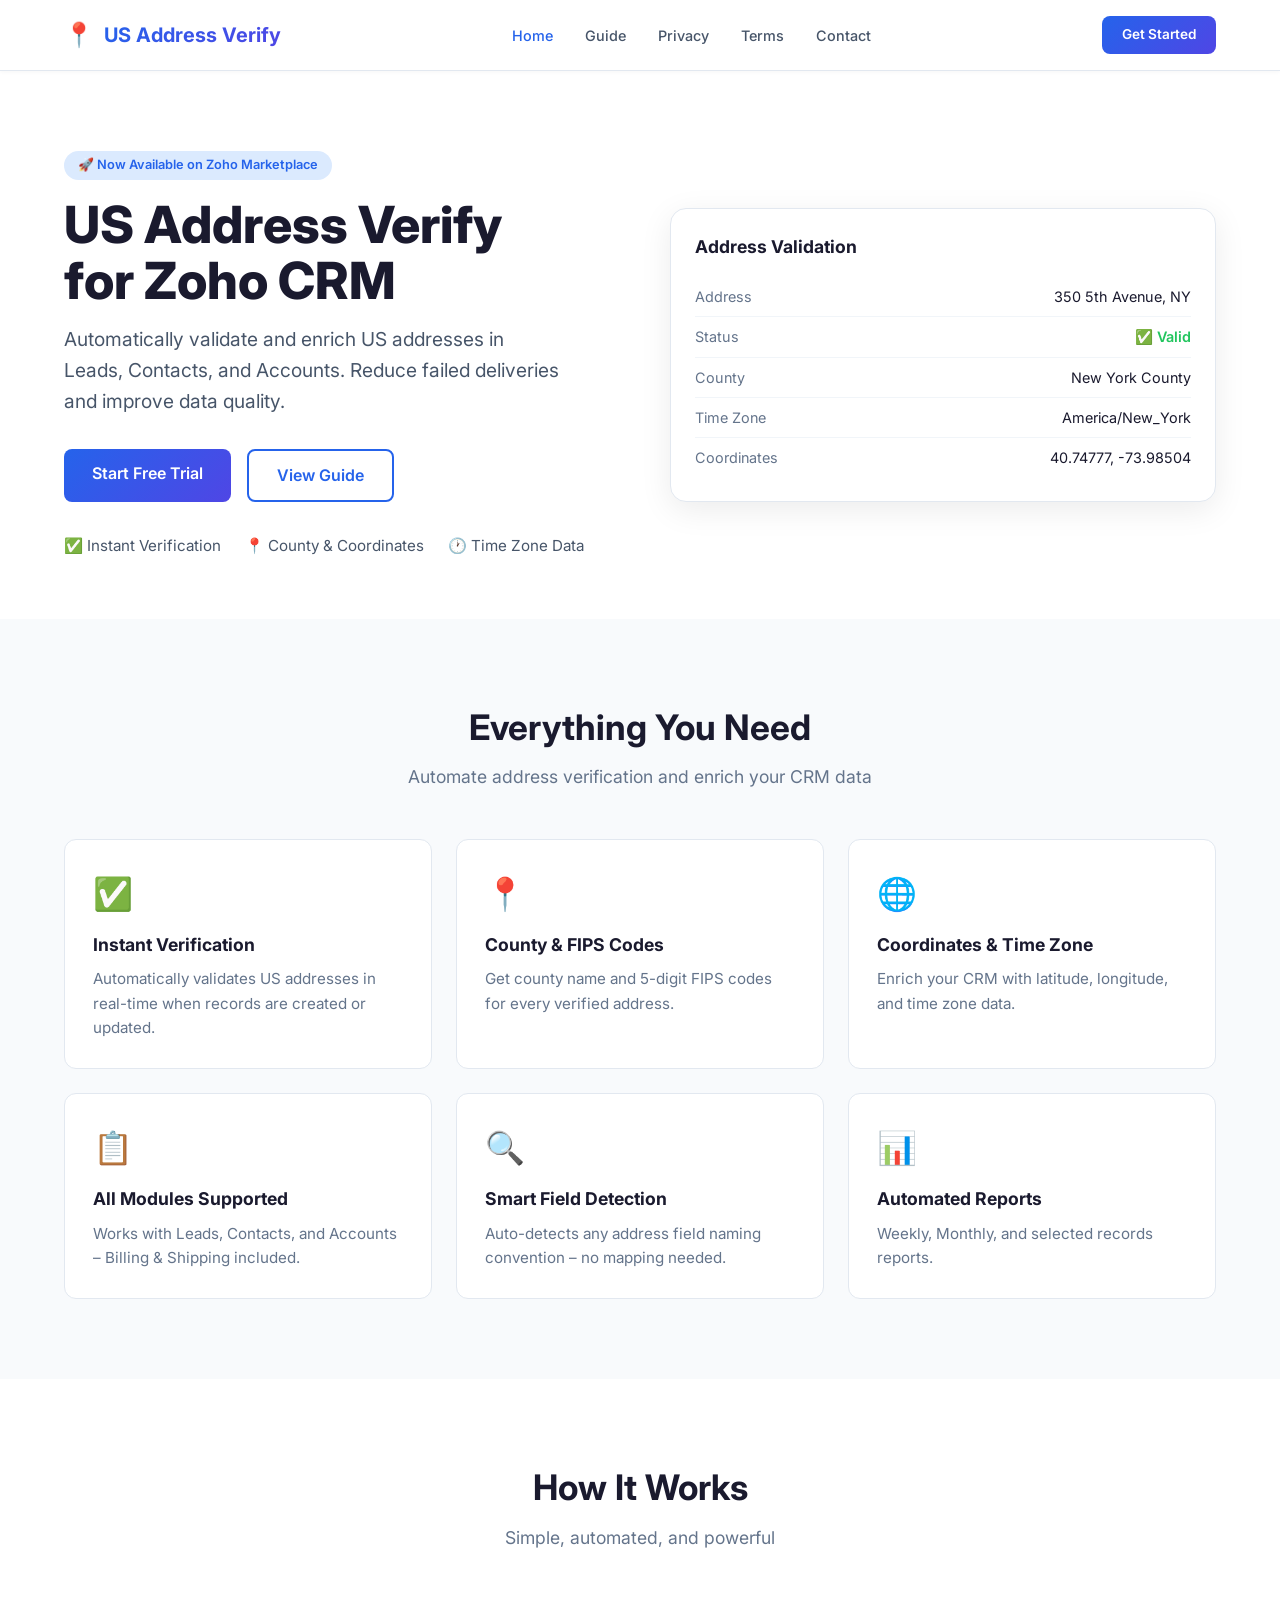
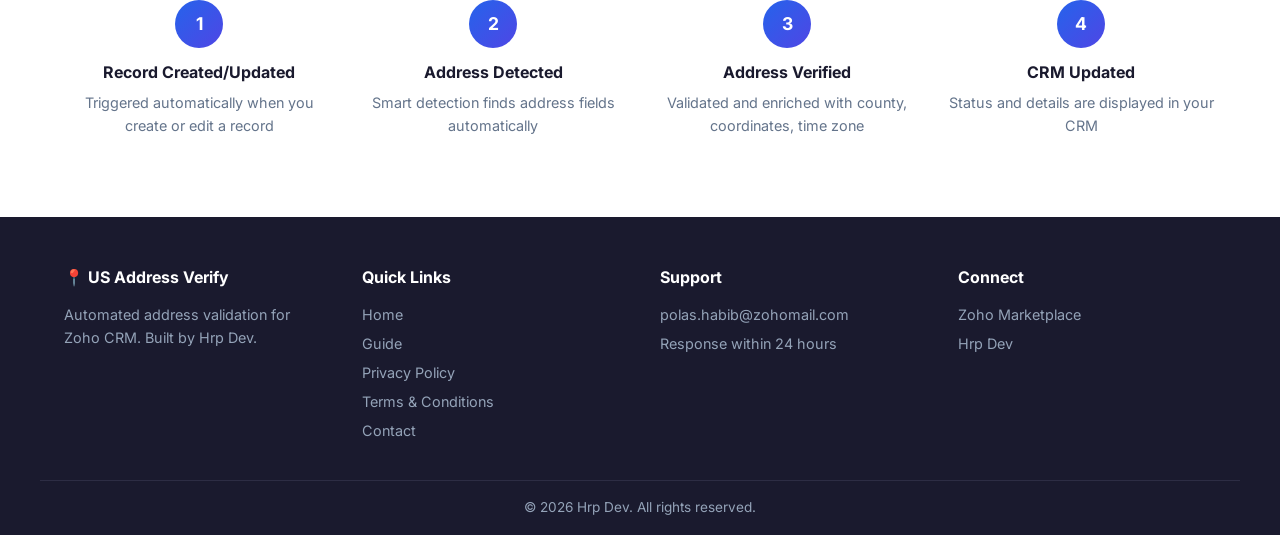
<file: index.html>
<!DOCTYPE html>
<html lang="en">
<head>
    <meta charset="UTF-8" />
    <meta name="viewport" content="width=device-width, initial-scale=1.0"/>
    <title>US Address Verify for Zoho CRM</title>
    <link rel="stylesheet" href="style.css" />
    <link href="https://fonts.googleapis.com/css2?family=Inter:wght@300;400;500;600;700;800&display=swap" rel="stylesheet"/>
    
</head>
<body>

    <!-- ===== HEADER / NAVIGATION ===== -->
    <header>
        <div class="container nav-container">
            <div class="logo">
                <span class="logo-icon">📍</span>
                <span class="logo-text">US Address Verify</span>
            </div>
            <nav>
                <a href="index.html" class="active">Home</a>
                <a href="guide.html">Guide</a>
                <a href="privacy.html">Privacy</a>
                <a href="terms.html">Terms</a>
                <a href="contact.html">Contact</a>
            </nav>
            <a href="https://marketplace.zoho.com/app/preview/crm/us-address-verify-for-zoho-crm" target="_blank" class="btn-primary btn-small">Get Started</a>
        </div>
    </header>

    <!-- ===== HERO SECTION ===== -->
    <section class="hero">
        <div class="container hero-grid">
            <div class="hero-content">
                <div class="badge">🚀 Now Available on Zoho Marketplace</div>
                <h1>US Address Verify<br/>for Zoho CRM</h1>
                <p>Automatically validate and enrich US addresses in Leads, Contacts, and Accounts. Reduce failed deliveries and improve data quality.</p>
                <div class="hero-buttons">
                    <a href="https://marketplace.zoho.com/app/preview/crm/us-address-verify-for-zoho-crm" target="_blank" class="btn-primary">Start Free Trial</a>
                    <a href="guide.html" class="btn-secondary">View Guide</a>
                </div>
                <div class="hero-stats">
                    <span>✅ Instant Verification</span>
                    <span>📍 County & Coordinates</span>
                    <span>🕐 Time Zone Data</span>
                </div>
            </div>
            <div class="hero-image">
                <div class="hero-card">
                    <div class="card-header">Address Validation</div>
                    <div class="card-row"><span>Address</span> <span>350 5th Avenue, NY</span></div>
                    <div class="card-row"><span>Status</span> <span class="status-valid">✅ Valid</span></div>
                    <div class="card-row"><span>County</span> <span>New York County</span></div>
                    <div class="card-row"><span>Time Zone</span> <span>America/New_York</span></div>
                    <div class="card-row"><span>Coordinates</span> <span>40.74777, -73.98504</span></div>
                </div>
            </div>
        </div>
    </section>

    <!-- ===== FEATURES SECTION ===== -->
    <section class="features">
        <div class="container">
            <div class="section-header">
                <h2>Everything You Need</h2>
                <p>Automate address verification and enrich your CRM data</p>
            </div>
            <div class="features-grid">
                <div class="feature-card">
                    <div class="feature-icon">✅</div>
                    <h3>Instant Verification</h3>
                    <p>Automatically validates US addresses in real-time when records are created or updated.</p>
                </div>
                <div class="feature-card">
                    <div class="feature-icon">📍</div>
                    <h3>County & FIPS Codes</h3>
                    <p>Get county name and 5-digit FIPS codes for every verified address.</p>
                </div>
                <div class="feature-card">
                    <div class="feature-icon">🌐</div>
                    <h3>Coordinates & Time Zone</h3>
                    <p>Enrich your CRM with latitude, longitude, and time zone data.</p>
                </div>
                <div class="feature-card">
                    <div class="feature-icon">📋</div>
                    <h3>All Modules Supported</h3>
                    <p>Works with Leads, Contacts, and Accounts – Billing & Shipping included.</p>
                </div>
                <div class="feature-card">
                    <div class="feature-icon">🔍</div>
                    <h3>Smart Field Detection</h3>
                    <p>Auto-detects any address field naming convention – no mapping needed.</p>
                </div>
                <div class="feature-card">
                    <div class="feature-icon">📊</div>
                    <h3>Automated Reports</h3>
                    <p>Weekly, Monthly, and selected records reports.</p>
                </div>
            </div>
        </div>
    </section>

    <!-- ===== HOW IT WORKS ===== -->
    <section class="how-it-works">
        <div class="container">
            <div class="section-header">
                <h2>How It Works</h2>
                <p>Simple, automated, and powerful</p>
            </div>
            <div class="steps">
                <div class="step">
                    <span class="step-number">1</span>
                    <h4>Record Created/Updated</h4>
                    <p>Triggered automatically when you create or edit a record</p>
                </div>
                <div class="step">
                    <span class="step-number">2</span>
                    <h4>Address Detected</h4>
                    <p>Smart detection finds address fields automatically</p>
                </div>
                <div class="step">
                    <span class="step-number">3</span>
                    <h4>Address Verified</h4>
                    <p>Validated and enriched with county, coordinates, time zone</p>
                </div>
                <div class="step">
                    <span class="step-number">4</span>
                    <h4>CRM Updated</h4>
                    <p>Status and details are displayed in your CRM</p>
                </div>
            </div>
        </div>
    </section>

    <!-- ===== FOOTER ===== -->
    <footer>
        <div class="container footer-grid">
            <div class="footer-col">
                <h4>📍 US Address Verify</h4>
                <p>Automated address validation for Zoho CRM. Built by Hrp Dev.</p>
            </div>
            <div class="footer-col">
                <h4>Quick Links</h4>
                <a href="index.html">Home</a>
                <a href="guide.html">Guide</a>
                <a href="privacy.html">Privacy Policy</a>
                <a href="terms.html">Terms & Conditions</a>
                <a href="contact.html">Contact</a>
            </div>
            <div class="footer-col">
                <h4>Support</h4>
                <a href="mailto:polas.habib@zohomail.com">polas.habib@zohomail.com</a>
                <p>Response within 24 hours</p>
            </div>
            <div class="footer-col">
                <h4>Connect</h4>
                <a href="https://marketplace.zoho.com/app/preview/crm/us-address-verify-for-zoho-crm" target="_blank">Zoho Marketplace</a>
                <a href="https://polashrp.github.io/hrpdev/" target="_blank">Hrp Dev</a>
            </div>
        </div>
        <div class="footer-bottom">
            <div class="container">
                <p>&copy; 2026 Hrp Dev. All rights reserved.</p>
            </div>
        </div>
    </footer>
    
<script>
	window.$zoho = window.$zoho || {};
	$zoho.salesiq = $zoho.salesiq || {
		ready: function(){}
	}
</script>
<script id = "zsiqscript" src = "https://salesiq.zoho.com/widget?wc=siq30a9ef205126da6b93fd2588ee84a5615183de1289e0570247760472a3a309ed" defer >
</script>

	<script>window.$zoho=window.$zoho || {};$zoho.salesiq=$zoho.salesiq||{ready:function(){}}</script><script id="zsiqscript" src="https://salesiq.zohopublic.com/widget?wc=siq30a9ef205126da6b93fd2588ee84a5615183de1289e0570247760472a3a309ed" defer></script>
</body>
</html>
</file>
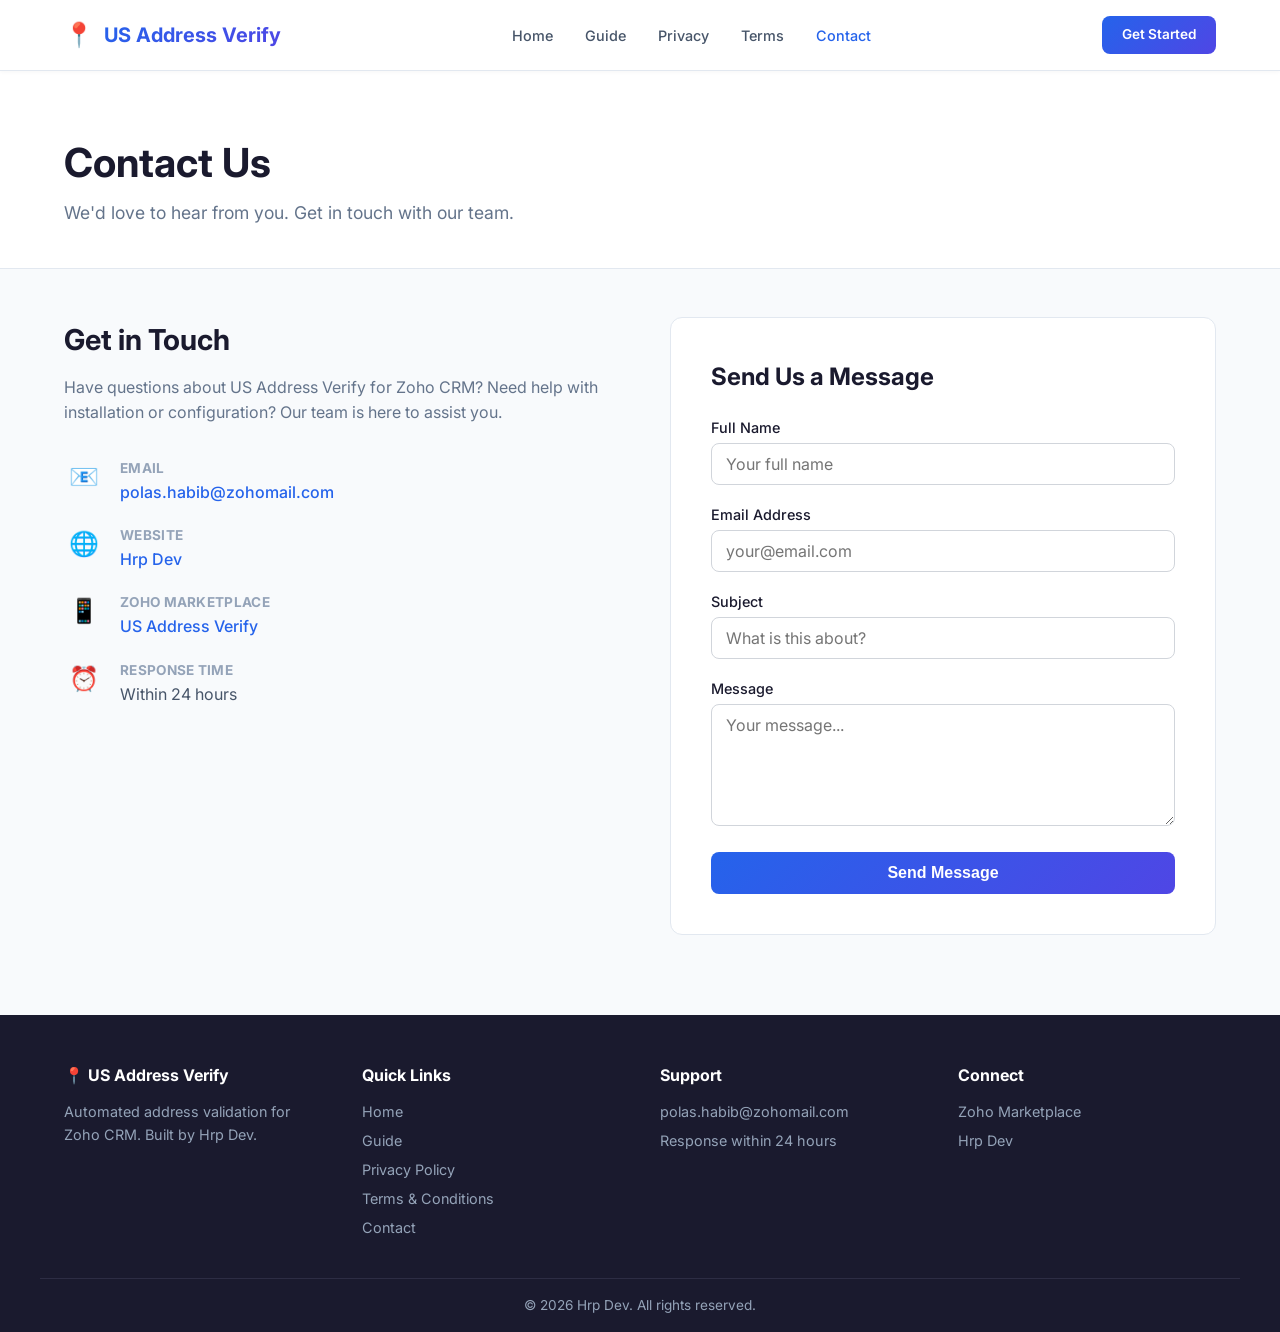
<file: contact.html>
<!DOCTYPE html>
<html lang="en">
<head>
    <meta charset="UTF-8" />
    <meta name="viewport" content="width=device-width, initial-scale=1.0"/>
    <title>Contact Us – US Address Verify</title>
    <link rel="stylesheet" href="style.css" />
    <link href="https://fonts.googleapis.com/css2?family=Inter:wght@300;400;500;600;700;800&display=swap" rel="stylesheet"/>
</head>
<body>

    <!-- ===== HEADER ===== -->
    <header>
        <div class="container nav-container">
            <div class="logo">
                <span class="logo-icon">📍</span>
                <span class="logo-text">US Address Verify</span>
            </div>
            <nav>
                <a href="index.html">Home</a>
                <a href="guide.html">Guide</a>
                <a href="privacy.html">Privacy</a>
                <a href="terms.html">Terms</a>
                <a href="contact.html" class="active">Contact</a>
            </nav>
            <a href="https://marketplace.zoho.com/app/preview/crm/us-address-verify-for-zoho-crm" target="_blank" class="btn-primary btn-small">Get Started</a>
        </div>
    </header>

    <!-- ===== PAGE HEADER ===== -->
    <section class="page-header">
        <div class="container">
            <h1>Contact Us</h1>
            <p>We'd love to hear from you. Get in touch with our team.</p>
        </div>
    </section>

    <!-- ===== CONTENT ===== -->
    <section class="contact-content">
        <div class="container contact-grid">
            <div class="contact-info">
                <h2>Get in Touch</h2>
                <p>Have questions about US Address Verify for Zoho CRM? Need help with installation or configuration? Our team is here to assist you.</p>

                <div class="contact-details">
                    <div class="contact-item">
                        <span class="contact-icon">📧</span>
                        <div>
                            <strong>Email</strong>
                            <a href="mailto:polas.habib@zohomail.com">polas.habib@zohomail.com</a>
                        </div>
                    </div>
                    <div class="contact-item">
                        <span class="contact-icon">🌐</span>
                        <div>
                            <strong>Website</strong>
                            <a href="https://polashrp.github.io/hrpdev/" target="_blank">Hrp Dev</a>
                        </div>
                    </div>
                    <div class="contact-item">
                        <span class="contact-icon">📱</span>
                        <div>
                            <strong>Zoho Marketplace</strong>
                            <a href="https://marketplace.zoho.com/app/preview/crm/us-address-verify-for-zoho-crm" target="_blank">US Address Verify</a>
                        </div>
                    </div>
                    <div class="contact-item">
                        <span class="contact-icon">⏰</span>
                        <div>
                            <strong>Response Time</strong>
                            <p>Within 24 hours</p>
                        </div>
                    </div>
                </div>
            </div>

            <div class="contact-form">
                <h2>Send Us a Message</h2>
                <form action="#" method="POST">
                    <div class="form-group">
                        <label for="name">Full Name</label>
                        <input type="text" id="name" placeholder="Your full name" required />
                    </div>
                    <div class="form-group">
                        <label for="email">Email Address</label>
                        <input type="email" id="email" placeholder="your@email.com" required />
                    </div>
                    <div class="form-group">
                        <label for="subject">Subject</label>
                        <input type="text" id="subject" placeholder="What is this about?" required />
                    </div>
                    <div class="form-group">
                        <label for="message">Message</label>
                        <textarea id="message" rows="5" placeholder="Your message..." required></textarea>
                    </div>
                    <button type="submit" class="btn-primary btn-block">Send Message</button>
                </form>
            </div>
        </div>
    </section>

    <!-- ===== FOOTER ===== -->
    <footer>
        <div class="container footer-grid">
            <div class="footer-col">
                <h4>📍 US Address Verify</h4>
                <p>Automated address validation for Zoho CRM. Built by Hrp Dev.</p>
            </div>
            <div class="footer-col">
                <h4>Quick Links</h4>
                <a href="index.html">Home</a>
                <a href="guide.html">Guide</a>
                <a href="privacy.html">Privacy Policy</a>
                <a href="terms.html">Terms & Conditions</a>
                <a href="contact.html">Contact</a>
            </div>
            <div class="footer-col">
                <h4>Support</h4>
                <a href="mailto:polas.habib@zohomail.com">polas.habib@zohomail.com</a>
                <p>Response within 24 hours</p>
            </div>
            <div class="footer-col">
                <h4>Connect</h4>
                <a href="https://marketplace.zoho.com/app/preview/crm/us-address-verify-for-zoho-crm" target="_blank">Zoho Marketplace</a>
                <a href="https://polashrp.github.io/hrpdev/" target="_blank">Hrp Dev</a>
            </div>
        </div>
        <div class="footer-bottom">
            <div class="container">
                <p>&copy; 2026 Hrp Dev. All rights reserved.</p>
            </div>
        </div>
    </footer>
<script>
	window.$zoho = window.$zoho || {};
	$zoho.salesiq = $zoho.salesiq || {
		ready: function(){}
	}
</script>
<script id = "zsiqscript" src = "https://salesiq.zoho.com/widget?wc=siq30a9ef205126da6b93fd2588ee84a5615183de1289e0570247760472a3a309ed" defer >
</script>

	<script>window.$zoho=window.$zoho || {};$zoho.salesiq=$zoho.salesiq||{ready:function(){}}</script><script id="zsiqscript" src="https://salesiq.zohopublic.com/widget?wc=siq30a9ef205126da6b93fd2588ee84a5615183de1289e0570247760472a3a309ed" defer></script>

</body>
</html>
</file>
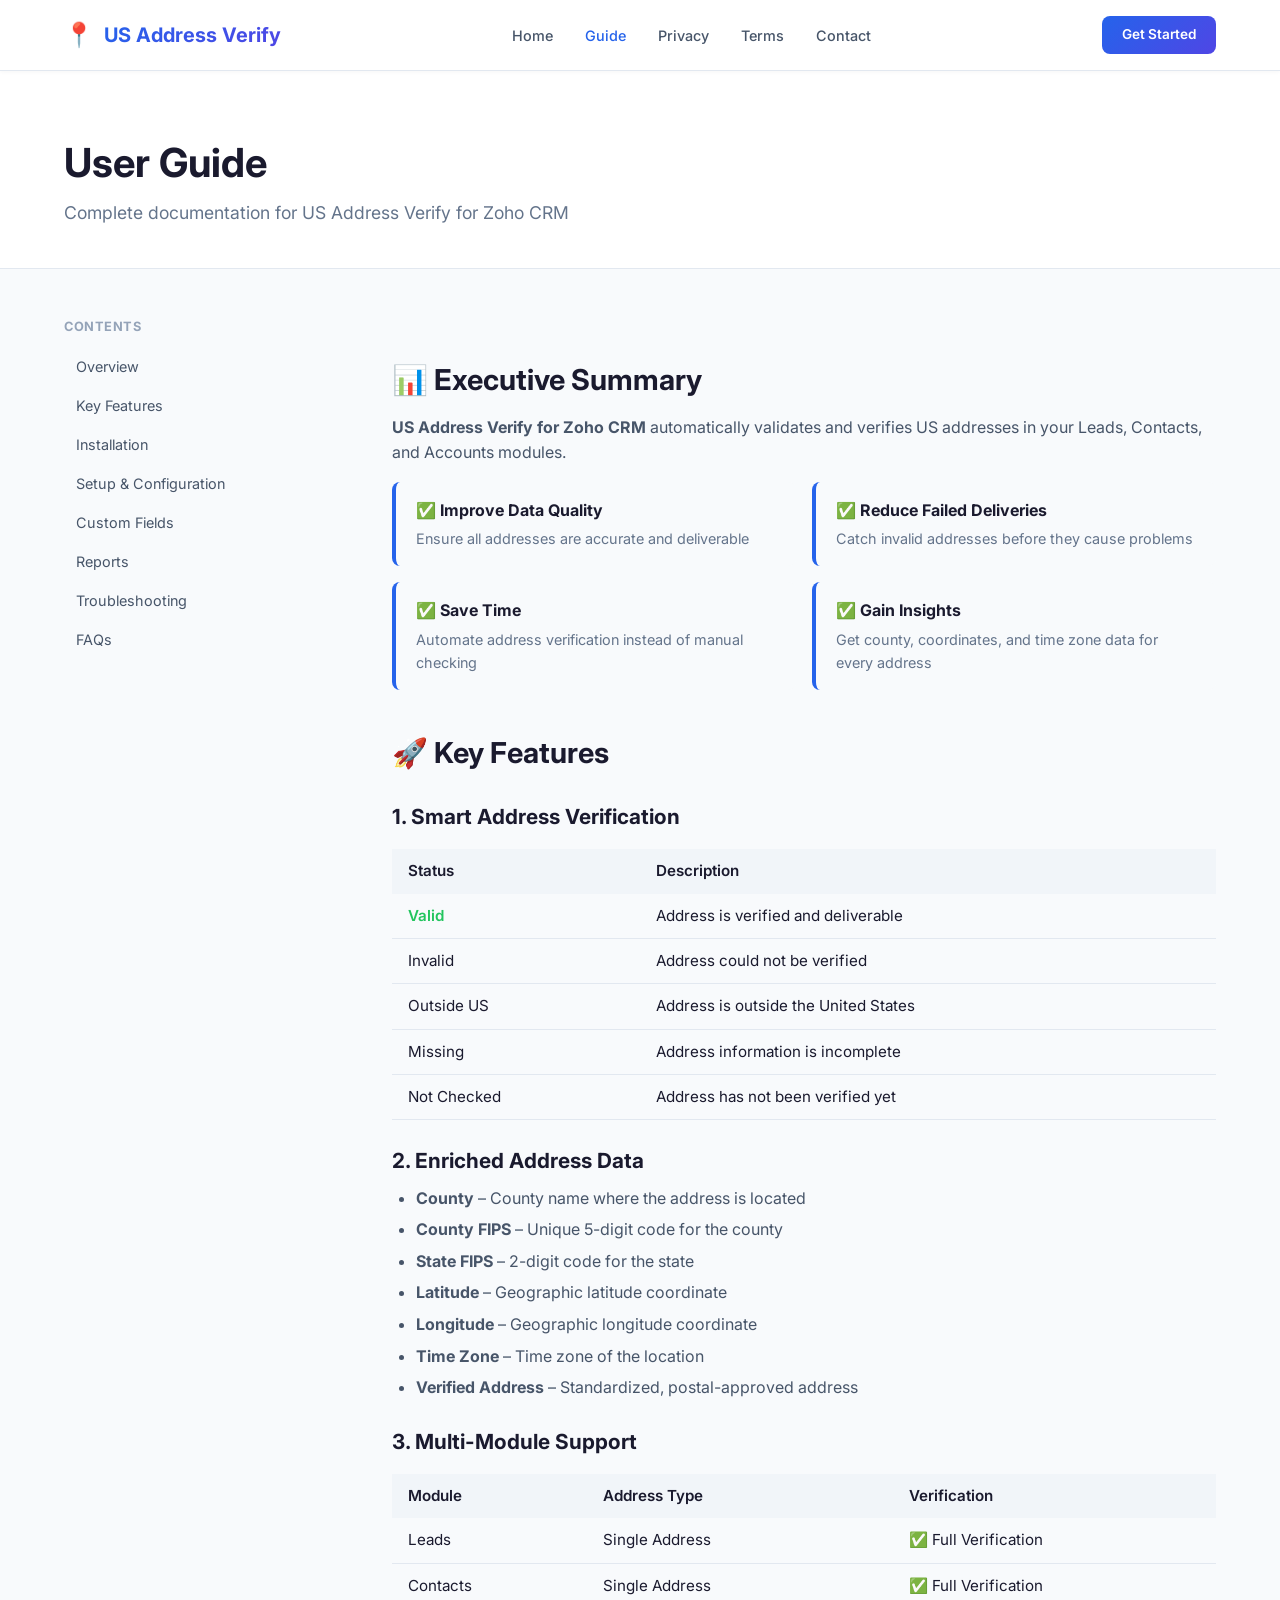
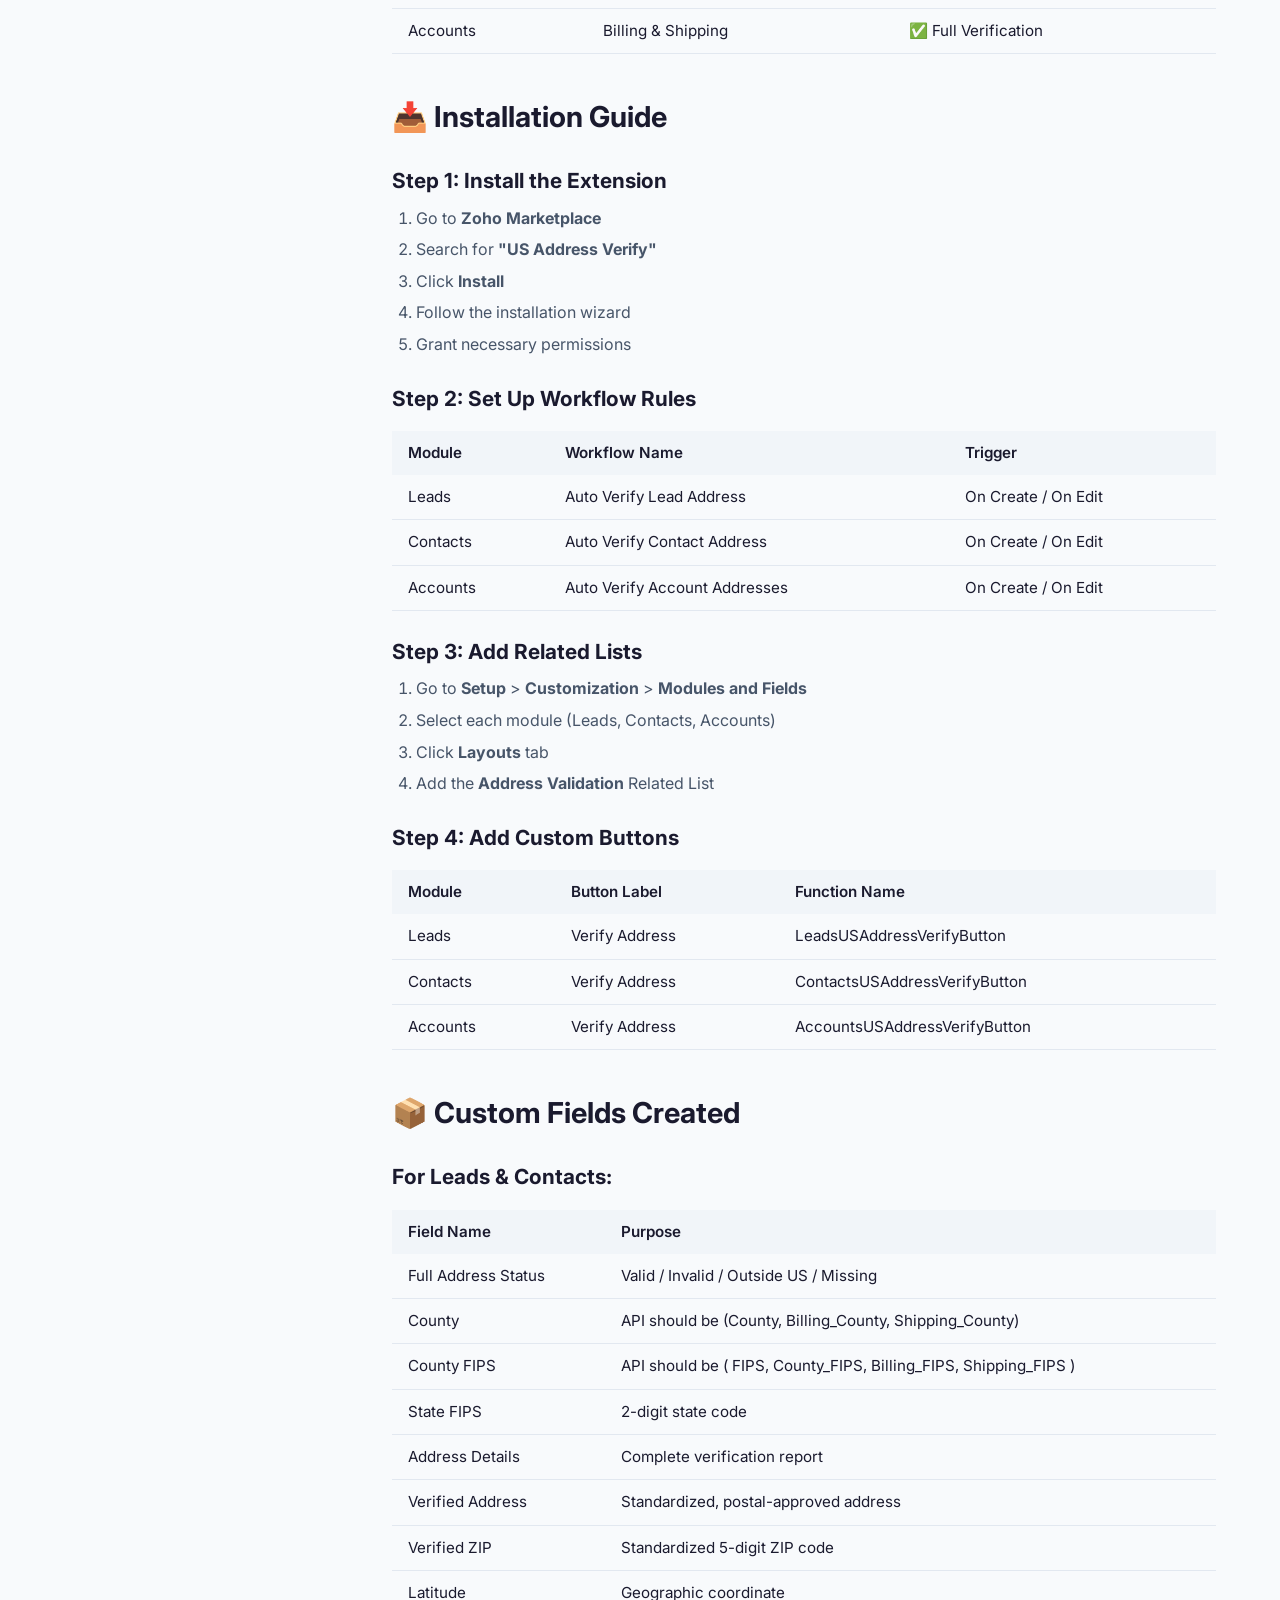
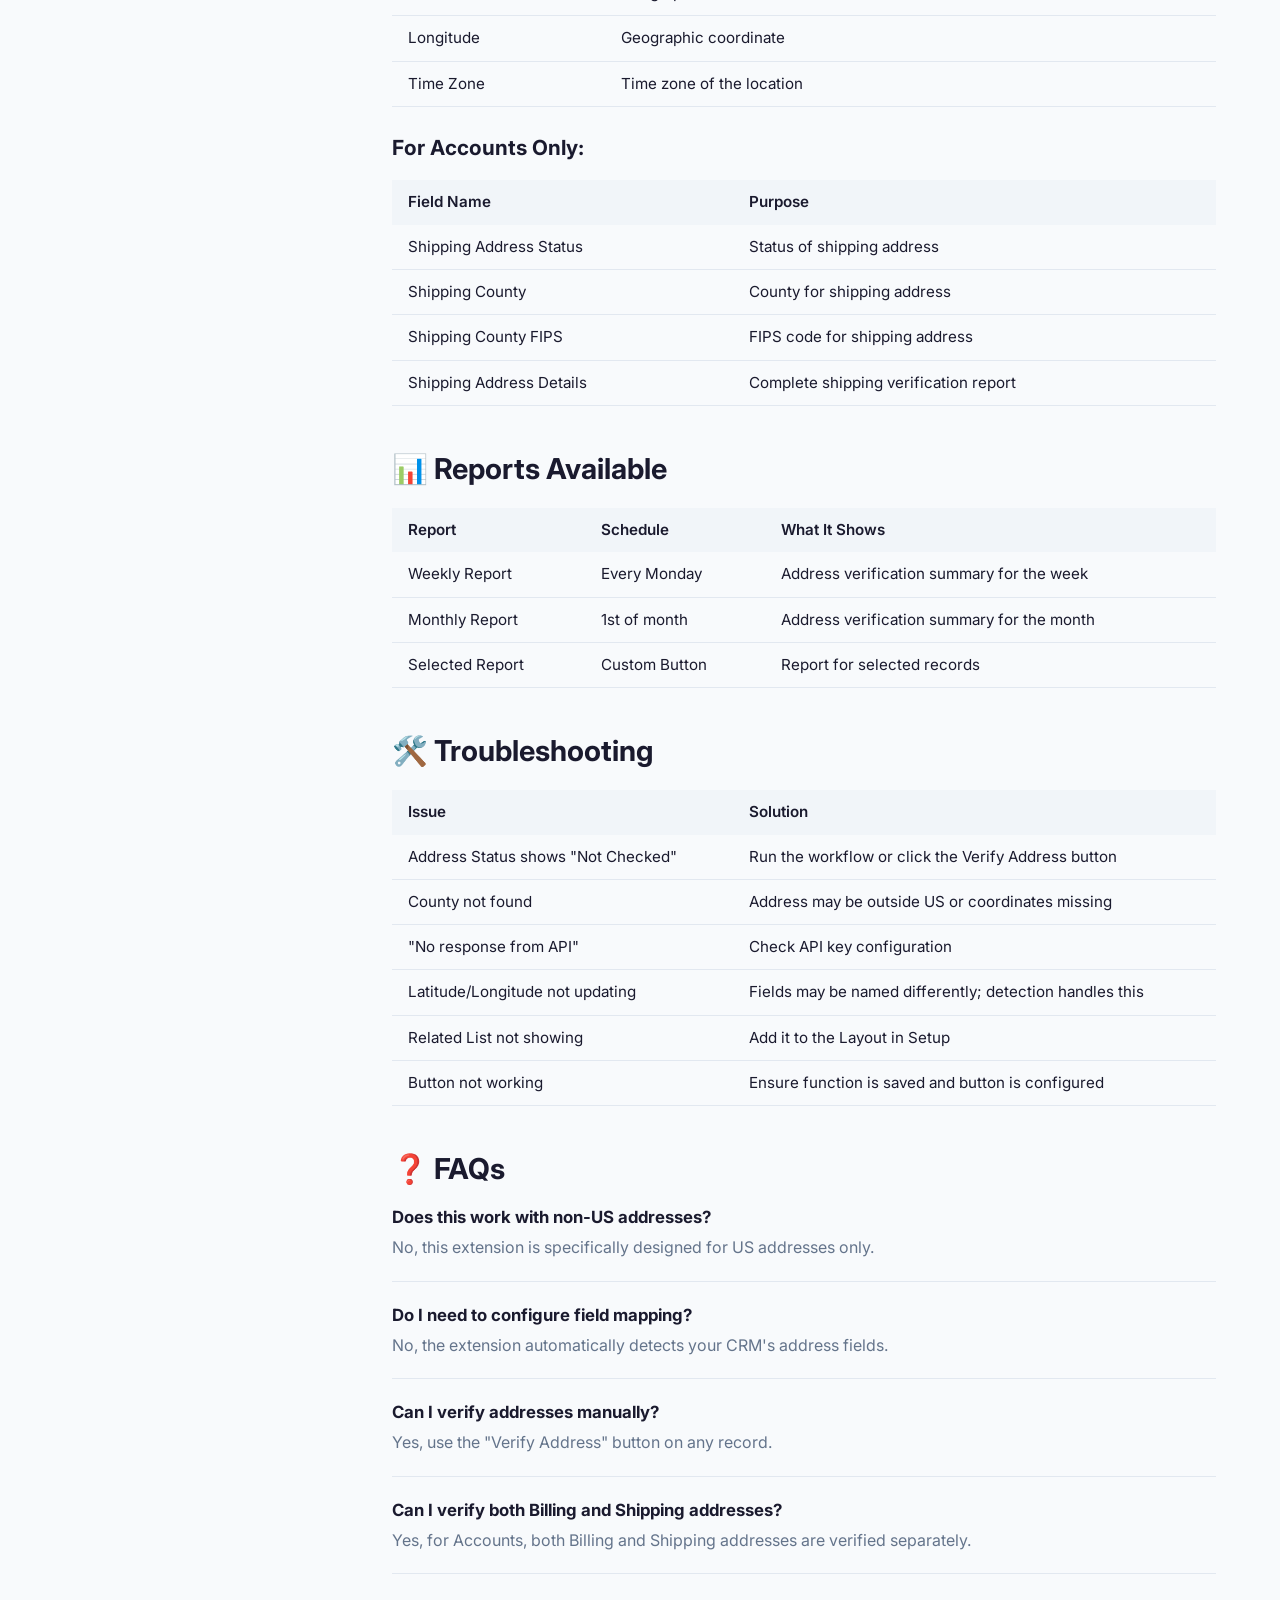
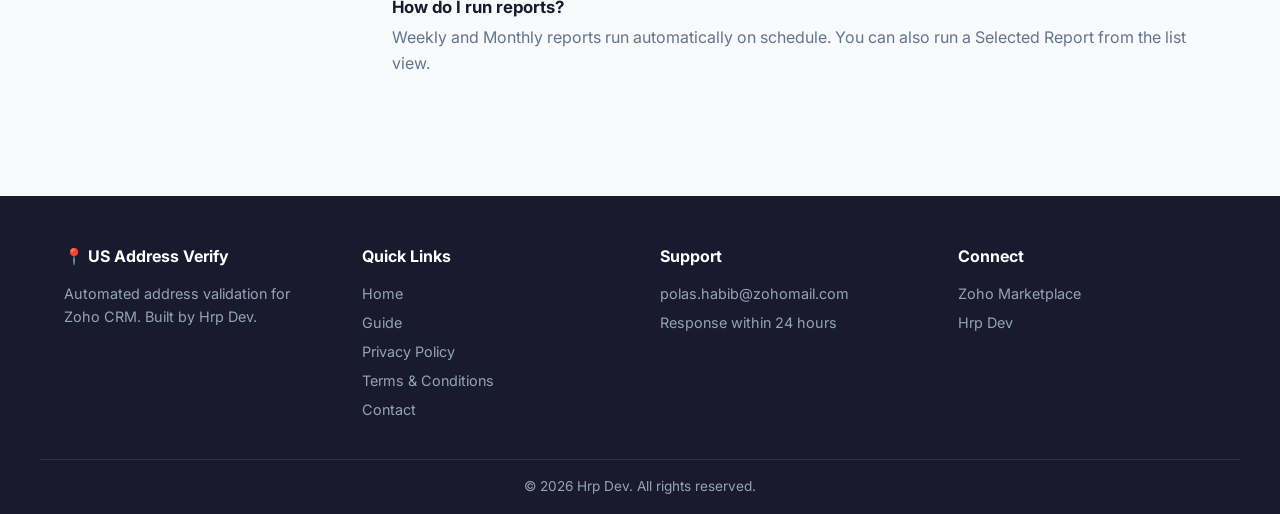
<file: guide.html>
<!DOCTYPE html>
<html lang="en">
<head>
    <meta charset="UTF-8" />
    <meta name="viewport" content="width=device-width, initial-scale=1.0"/>
    <title>User Guide – US Address Verify</title>
    <link rel="stylesheet" href="style.css" />
    <link href="https://fonts.googleapis.com/css2?family=Inter:wght@300;400;500;600;700;800&display=swap" rel="stylesheet"/>
</head>
<body>

    <!-- ===== HEADER ===== -->
    <header>
        <div class="container nav-container">
            <div class="logo">
                <span class="logo-icon">📍</span>
                <span class="logo-text">US Address Verify</span>
            </div>
            <nav>
                <a href="index.html">Home</a>
                <a href="guide.html" class="active">Guide</a>
                <a href="privacy.html">Privacy</a>
                <a href="terms.html">Terms</a>
                <a href="contact.html">Contact</a>
            </nav>
            <a href="https://marketplace.zoho.com/app/preview/crm/us-address-verify-for-zoho-crm" target="_blank" class="btn-primary btn-small">Get Started</a>
        </div>
    </header>

    <!-- ===== PAGE HEADER ===== -->
    <section class="page-header">
        <div class="container">
            <h1>User Guide</h1>
            <p>Complete documentation for US Address Verify for Zoho CRM</p>
        </div>
    </section>

    <!-- ===== GUIDE CONTENT ===== -->
    <section class="guide-content">
        <div class="container guide-grid">
            <aside class="guide-sidebar">
                <h4>Contents</h4>
                <ul>
                    <li><a href="#overview">Overview</a></li>
                    <li><a href="#features">Key Features</a></li>
                    <li><a href="#installation">Installation</a></li>
                    <li><a href="#setup">Setup & Configuration</a></li>
                    <li><a href="#custom-fields">Custom Fields</a></li>
                    <li><a href="#reports">Reports</a></li>
                    <li><a href="#troubleshooting">Troubleshooting</a></li>
                    <li><a href="#faqs">FAQs</a></li>
                </ul>
            </aside>

            <main class="guide-main">
                <!-- Overview -->
                <section id="overview">
                    <h2>📊 Executive Summary</h2>
                    <p><strong>US Address Verify for Zoho CRM</strong> automatically validates and verifies US addresses in your Leads, Contacts, and Accounts modules.</p>
                    <div class="benefits-grid">
                        <div class="benefit">
                            <strong>✅ Improve Data Quality</strong>
                            <p>Ensure all addresses are accurate and deliverable</p>
                        </div>
                        <div class="benefit">
                            <strong>✅ Reduce Failed Deliveries</strong>
                            <p>Catch invalid addresses before they cause problems</p>
                        </div>
                        <div class="benefit">
                            <strong>✅ Save Time</strong>
                            <p>Automate address verification instead of manual checking</p>
                        </div>
                        <div class="benefit">
                            <strong>✅ Gain Insights</strong>
                            <p>Get county, coordinates, and time zone data for every address</p>
                        </div>
                    </div>
                </section>

                <!-- Key Features -->
                <section id="features">
                    <h2>🚀 Key Features</h2>

                    <h3>1. Smart Address Verification</h3>
                    <table>
                        <thead>
                            <tr><th>Status</th><th>Description</th></tr>
                        </thead>
                        <tbody>
                            <tr><td><span class="status-valid">Valid</span></td><td>Address is verified and deliverable</td></tr>
                            <tr><td><span class="status-invalid">Invalid</span></td><td>Address could not be verified</td></tr>
                            <tr><td><span class="status-outside">Outside US</span></td><td>Address is outside the United States</td></tr>
                            <tr><td><span class="status-missing">Missing</span></td><td>Address information is incomplete</td></tr>
                            <tr><td><span class="status-not-checked">Not Checked</span></td><td>Address has not been verified yet</td></tr>
                        </tbody>
                    </table>

                    <h3>2. Enriched Address Data</h3>
                    <ul>
                        <li><strong>County</strong> – County name where the address is located</li>
                        <li><strong>County FIPS</strong> – Unique 5-digit code for the county</li>
                        <li><strong>State FIPS</strong> – 2-digit code for the state</li>
                        <li><strong>Latitude</strong> – Geographic latitude coordinate</li>
                        <li><strong>Longitude</strong> – Geographic longitude coordinate</li>
                        <li><strong>Time Zone</strong> – Time zone of the location</li>
                        <li><strong>Verified Address</strong> – Standardized, postal-approved address</li>
                    </ul>

                    <h3>3. Multi-Module Support</h3>
                    <table>
                        <thead>
                            <tr><th>Module</th><th>Address Type</th><th>Verification</th></tr>
                        </thead>
                        <tbody>
                            <tr><td>Leads</td><td>Single Address</td><td>✅ Full Verification</td></tr>
                            <tr><td>Contacts</td><td>Single Address</td><td>✅ Full Verification</td></tr>
                            <tr><td>Accounts</td><td>Billing & Shipping</td><td>✅ Full Verification</td></tr>
                        </tbody>
                    </table>
                </section>

                <!-- Installation -->
                <section id="installation">
                    <h2>📥 Installation Guide</h2>

                    <h3>Step 1: Install the Extension</h3>
                    <ol>
                        <li>Go to <strong>Zoho Marketplace</strong></li>
                        <li>Search for <strong>"US Address Verify"</strong></li>
                        <li>Click <strong>Install</strong></li>
                        <li>Follow the installation wizard</li>
                        <li>Grant necessary permissions</li>
                    </ol>

                    <h3>Step 2: Set Up Workflow Rules</h3>
                    <table>
                        <thead>
                            <tr><th>Module</th><th>Workflow Name</th><th>Trigger</th></tr>
                        </thead>
                        <tbody>
                            <tr><td>Leads</td><td>Auto Verify Lead Address</td><td>On Create / On Edit</td></tr>
                            <tr><td>Contacts</td><td>Auto Verify Contact Address</td><td>On Create / On Edit</td></tr>
                            <tr><td>Accounts</td><td>Auto Verify Account Addresses</td><td>On Create / On Edit</td></tr>
                        </tbody>
                    </table>

                    <h3>Step 3: Add Related Lists</h3>
                    <ol>
                        <li>Go to <strong>Setup</strong> > <strong>Customization</strong> > <strong>Modules and Fields</strong></li>
                        <li>Select each module (Leads, Contacts, Accounts)</li>
                        <li>Click <strong>Layouts</strong> tab</li>
                        <li>Add the <strong>Address Validation</strong> Related List</li>
                    </ol>

                    <h3>Step 4: Add Custom Buttons</h3>
                    <table>
                        <thead>
                            <tr><th>Module</th><th>Button Label</th><th>Function Name</th></tr>
                        </thead>
                        <tbody>
                            <tr><td>Leads</td><td>Verify Address</td><td>LeadsUSAddressVerifyButton</td></tr>
                            <tr><td>Contacts</td><td>Verify Address</td><td>ContactsUSAddressVerifyButton</td></tr>
                            <tr><td>Accounts</td><td>Verify Address</td><td>AccountsUSAddressVerifyButton</td></tr>
                        </tbody>
                    </table>
                </section>

                <!-- Custom Fields -->
                <section id="custom-fields">
                    <h2>📦 Custom Fields Created</h2>

                    <h3>For Leads & Contacts:</h3>
                    <table>
                        <thead>
                            <tr><th>Field Name</th><th>Purpose</th></tr>
                        </thead>
                        <tbody>
                            <tr><td>Full Address Status</td><td>Valid / Invalid / Outside US / Missing</td></tr>
                            <tr><td>County</td><td> API should be (County, Billing_County, Shipping_County)</td></tr>
                            <tr><td>County FIPS</td><td>API should be ( FIPS, County_FIPS, Billing_FIPS, Shipping_FIPS )</td></tr>
                            <tr><td>State FIPS</td><td>2-digit state code</td></tr>
                            <tr><td>Address Details</td><td>Complete verification report</td></tr>
                            <tr><td>Verified Address</td><td>Standardized, postal-approved address</td></tr>
                            <tr><td>Verified ZIP</td><td>Standardized 5-digit ZIP code</td></tr>
                            <tr><td>Latitude</td><td>Geographic coordinate</td></tr>
                            <tr><td>Longitude</td><td>Geographic coordinate</td></tr>
                            <tr><td>Time Zone</td><td>Time zone of the location</td></tr>
                        </tbody>
                    </table>

                    <h3>For Accounts Only:</h3>
                    <table>
                        <thead>
                            <tr><th>Field Name</th><th>Purpose</th></tr>
                        </thead>
                        <tbody>
                            <tr><td>Shipping Address Status</td><td>Status of shipping address</td></tr>
                            <tr><td>Shipping County</td><td>County for shipping address</td></tr>
                            <tr><td>Shipping County FIPS</td><td>FIPS code for shipping address</td></tr>
                            <tr><td>Shipping Address Details</td><td>Complete shipping verification report</td></tr>
                        </tbody>
                    </table>
                </section>

                <!-- Reports -->
                <section id="reports">
                    <h2>📊 Reports Available</h2>
                    <table>
                        <thead>
                            <tr><th>Report</th><th>Schedule</th><th>What It Shows</th></tr>
                        </thead>
                        <tbody>
                            <tr><td>Weekly Report</td><td>Every Monday</td><td>Address verification summary for the week</td></tr>
                            <tr><td>Monthly Report</td><td>1st of month</td><td>Address verification summary for the month</td></tr>
                            <tr><td>Selected Report</td><td>Custom Button</td><td>Report for selected records</td></tr>
                        </tbody>
                    </table>
                </section>

                <!-- Troubleshooting -->
                <section id="troubleshooting">
                    <h2>🛠️ Troubleshooting</h2>
                    <table>
                        <thead>
                            <tr><th>Issue</th><th>Solution</th></tr>
                        </thead>
                        <tbody>
                            <tr><td>Address Status shows "Not Checked"</td><td>Run the workflow or click the Verify Address button</td></tr>
                            <tr><td>County not found</td><td>Address may be outside US or coordinates missing</td></tr>
                            <tr><td>"No response from API"</td><td>Check API key configuration</td></tr>
                            <tr><td>Latitude/Longitude not updating</td><td>Fields may be named differently; detection handles this</td></tr>
                            <tr><td>Related List not showing</td><td>Add it to the Layout in Setup</td></tr>
                            <tr><td>Button not working</td><td>Ensure function is saved and button is configured</td></tr>
                        </tbody>
                    </table>
                </section>

                <!-- FAQs -->
                <section id="faqs">
                    <h2>❓ FAQs</h2>
                    <div class="faq">
                        <h4>Does this work with non-US addresses?</h4>
                        <p>No, this extension is specifically designed for US addresses only.</p>
                    </div>
                    <div class="faq">
                        <h4>Do I need to configure field mapping?</h4>
                        <p>No, the extension automatically detects your CRM's address fields.</p>
                    </div>
                    <div class="faq">
                        <h4>Can I verify addresses manually?</h4>
                        <p>Yes, use the "Verify Address" button on any record.</p>
                    </div>
                    <div class="faq">
                        <h4>Can I verify both Billing and Shipping addresses?</h4>
                        <p>Yes, for Accounts, both Billing and Shipping addresses are verified separately.</p>
                    </div>
                    <div class="faq">
                        <h4>How do I run reports?</h4>
                        <p>Weekly and Monthly reports run automatically on schedule. You can also run a Selected Report from the list view.</p>
                    </div>
                </section>

            </main>
        </div>
    </section>

    <!-- ===== FOOTER ===== -->
    <footer>
        <div class="container footer-grid">
            <div class="footer-col">
                <h4>📍 US Address Verify</h4>
                <p>Automated address validation for Zoho CRM. Built by Hrp Dev.</p>
            </div>
            <div class="footer-col">
                <h4>Quick Links</h4>
                <a href="index.html">Home</a>
                <a href="guide.html">Guide</a>
                <a href="privacy.html">Privacy Policy</a>
                <a href="terms.html">Terms & Conditions</a>
                <a href="contact.html">Contact</a>
            </div>
            <div class="footer-col">
                <h4>Support</h4>
                <a href="mailto:polas.habib@zohomail.com">polas.habib@zohomail.com</a>
                <p>Response within 24 hours</p>
            </div>
            <div class="footer-col">
                <h4>Connect</h4>
                <a href="https://marketplace.zoho.com/app/preview/crm/us-address-verify-for-zoho-crm" target="_blank">Zoho Marketplace</a>
                <a href="https://polashrp.github.io/hrpdev/" target="_blank">Hrp Dev</a>
            </div>
        </div>
        <div class="footer-bottom">
            <div class="container">
                <p>&copy; 2026 Hrp Dev. All rights reserved.</p>
            </div>
        </div>
    </footer>
<script>
	window.$zoho = window.$zoho || {};
	$zoho.salesiq = $zoho.salesiq || {
		ready: function(){}
	}
</script>
<script id = "zsiqscript" src = "https://salesiq.zoho.com/widget?wc=siq30a9ef205126da6b93fd2588ee84a5615183de1289e0570247760472a3a309ed" defer >
</script>

	<script>window.$zoho=window.$zoho || {};$zoho.salesiq=$zoho.salesiq||{ready:function(){}}</script><script id="zsiqscript" src="https://salesiq.zohopublic.com/widget?wc=siq30a9ef205126da6b93fd2588ee84a5615183de1289e0570247760472a3a309ed" defer></script>

</body>
</html>
</file>
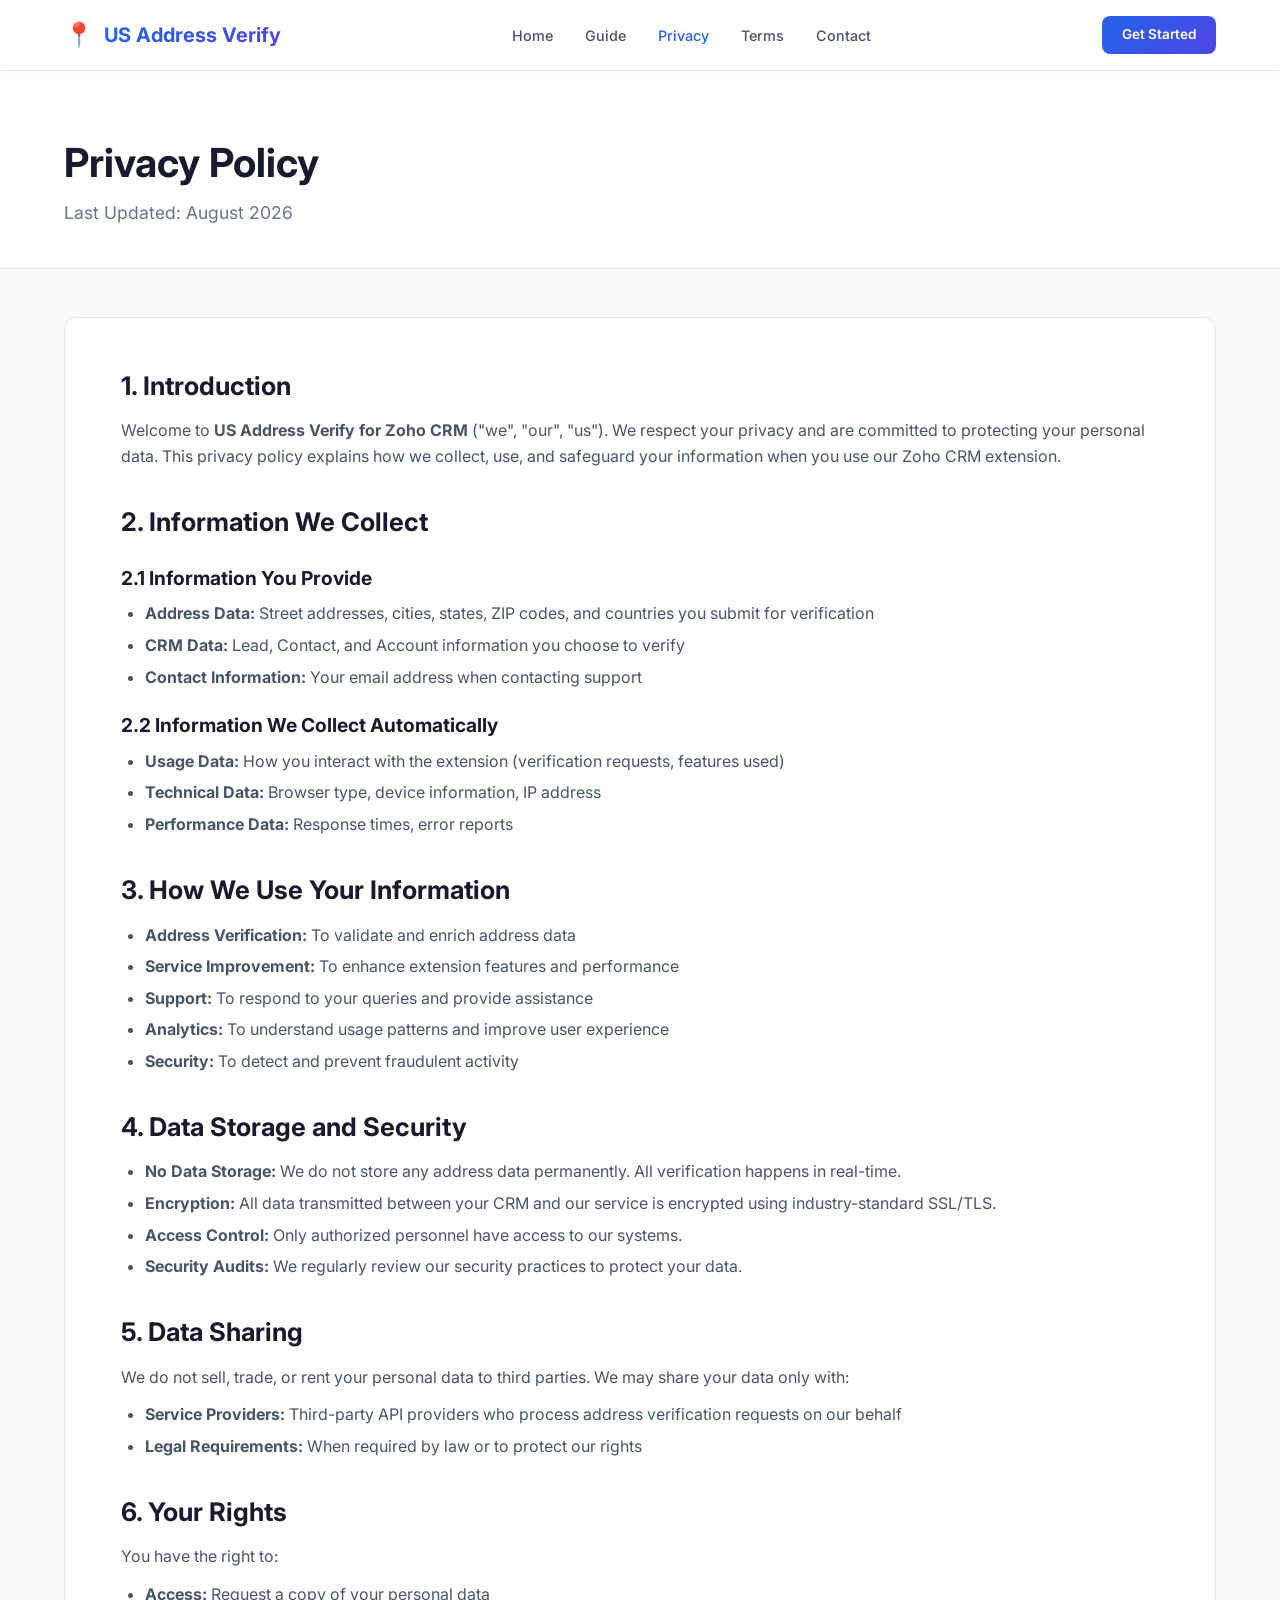
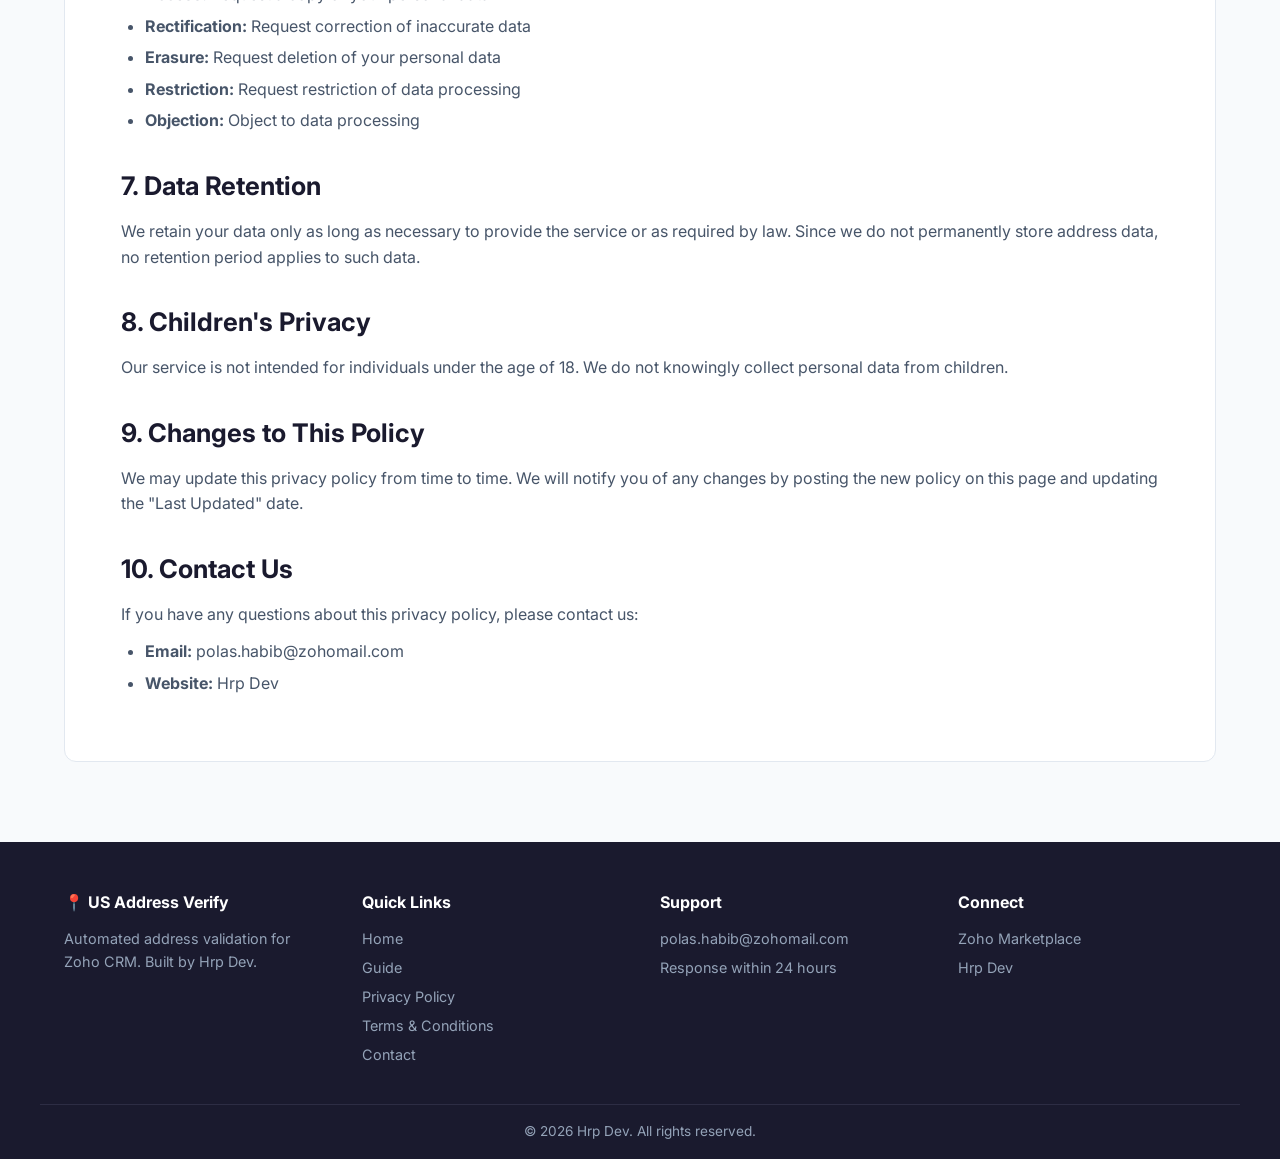
<file: privacy.html>
<!DOCTYPE html>
<html lang="en">
<head>
    <meta charset="UTF-8" />
    <meta name="viewport" content="width=device-width, initial-scale=1.0"/>
    <title>Privacy Policy – US Address Verify</title>
    <link rel="stylesheet" href="style.css" />
    <link href="https://fonts.googleapis.com/css2?family=Inter:wght@300;400;500;600;700;800&display=swap" rel="stylesheet"/>
</head>
<body>

    <!-- ===== HEADER ===== -->
    <header>
        <div class="container nav-container">
            <div class="logo">
                <span class="logo-icon">📍</span>
                <span class="logo-text">US Address Verify</span>
            </div>
            <nav>
                <a href="index.html">Home</a>
                <a href="guide.html">Guide</a>
                <a href="privacy.html" class="active">Privacy</a>
                <a href="terms.html">Terms</a>
                <a href="contact.html">Contact</a>
            </nav>
            <a href="https://marketplace.zoho.com/app/preview/crm/us-address-verify-for-zoho-crm" target="_blank" class="btn-primary btn-small">Get Started</a>
        </div>
    </header>

    <!-- ===== PAGE HEADER ===== -->
    <section class="page-header">
        <div class="container">
            <h1>Privacy Policy</h1>
            <p>Last Updated: August 2026</p>
        </div>
    </section>

    <!-- ===== PRIVACY CONTENT ===== -->
    <section class="legal-content">
        <div class="container">
            <div class="legal-card">
                <h2>1. Introduction</h2>
                <p>Welcome to <strong>US Address Verify for Zoho CRM</strong> ("we", "our", "us"). We respect your privacy and are committed to protecting your personal data. This privacy policy explains how we collect, use, and safeguard your information when you use our Zoho CRM extension.</p>

                <h2>2. Information We Collect</h2>
                <h3>2.1 Information You Provide</h3>
                <ul>
                    <li><strong>Address Data:</strong> Street addresses, cities, states, ZIP codes, and countries you submit for verification</li>
                    <li><strong>CRM Data:</strong> Lead, Contact, and Account information you choose to verify</li>
                    <li><strong>Contact Information:</strong> Your email address when contacting support</li>
                </ul>

                <h3>2.2 Information We Collect Automatically</h3>
                <ul>
                    <li><strong>Usage Data:</strong> How you interact with the extension (verification requests, features used)</li>
                    <li><strong>Technical Data:</strong> Browser type, device information, IP address</li>
                    <li><strong>Performance Data:</strong> Response times, error reports</li>
                </ul>

                <h2>3. How We Use Your Information</h2>
                <ul>
                    <li><strong>Address Verification:</strong> To validate and enrich address data</li>
                    <li><strong>Service Improvement:</strong> To enhance extension features and performance</li>
                    <li><strong>Support:</strong> To respond to your queries and provide assistance</li>
                    <li><strong>Analytics:</strong> To understand usage patterns and improve user experience</li>
                    <li><strong>Security:</strong> To detect and prevent fraudulent activity</li>
                </ul>

                <h2>4. Data Storage and Security</h2>
                <ul>
                    <li><strong>No Data Storage:</strong> We do not store any address data permanently. All verification happens in real-time.</li>
                    <li><strong>Encryption:</strong> All data transmitted between your CRM and our service is encrypted using industry-standard SSL/TLS.</li>
                    <li><strong>Access Control:</strong> Only authorized personnel have access to our systems.</li>
                    <li><strong>Security Audits:</strong> We regularly review our security practices to protect your data.</li>
                </ul>

                <h2>5. Data Sharing</h2>
                <p>We do not sell, trade, or rent your personal data to third parties. We may share your data only with:</p>
                <ul>
                    <li><strong>Service Providers:</strong> Third-party API providers who process address verification requests on our behalf</li>
                    <li><strong>Legal Requirements:</strong> When required by law or to protect our rights</li>
                </ul>

                <h2>6. Your Rights</h2>
                <p>You have the right to:</p>
                <ul>
                    <li><strong>Access:</strong> Request a copy of your personal data</li>
                    <li><strong>Rectification:</strong> Request correction of inaccurate data</li>
                    <li><strong>Erasure:</strong> Request deletion of your personal data</li>
                    <li><strong>Restriction:</strong> Request restriction of data processing</li>
                    <li><strong>Objection:</strong> Object to data processing</li>
                </ul>

                <h2>7. Data Retention</h2>
                <p>We retain your data only as long as necessary to provide the service or as required by law. Since we do not permanently store address data, no retention period applies to such data.</p>

                <h2>8. Children's Privacy</h2>
                <p>Our service is not intended for individuals under the age of 18. We do not knowingly collect personal data from children.</p>

                <h2>9. Changes to This Policy</h2>
                <p>We may update this privacy policy from time to time. We will notify you of any changes by posting the new policy on this page and updating the "Last Updated" date.</p>

                <h2>10. Contact Us</h2>
                <p>If you have any questions about this privacy policy, please contact us:</p>
                <ul>
                    <li><strong>Email:</strong> <a href="mailto:polas.habib@zohomail.com">polas.habib@zohomail.com</a></li>
                    <li><strong>Website:</strong> <a href="https://polashrp.github.io/hrpdev/" target="_blank">Hrp Dev</a></li>
                </ul>
            </div>
        </div>
    </section>

    <!-- ===== FOOTER ===== -->
    <footer>
        <div class="container footer-grid">
            <div class="footer-col">
                <h4>📍 US Address Verify</h4>
                <p>Automated address validation for Zoho CRM. Built by Hrp Dev.</p>
            </div>
            <div class="footer-col">
                <h4>Quick Links</h4>
                <a href="index.html">Home</a>
                <a href="guide.html">Guide</a>
                <a href="privacy.html">Privacy Policy</a>
                <a href="terms.html">Terms & Conditions</a>
                <a href="contact.html">Contact</a>
            </div>
            <div class="footer-col">
                <h4>Support</h4>
                <a href="mailto:polas.habib@zohomail.com">polas.habib@zohomail.com</a>
                <p>Response within 24 hours</p>
            </div>
            <div class="footer-col">
                <h4>Connect</h4>
                <a href="https://marketplace.zoho.com/app/preview/crm/us-address-verify-for-zoho-crm" target="_blank">Zoho Marketplace</a>
                <a href="https://polashrp.github.io/hrpdev/" target="_blank">Hrp Dev</a>
            </div>
        </div>
        <div class="footer-bottom">
            <div class="container">
                <p>&copy; 2026 Hrp Dev. All rights reserved.</p>
            </div>
        </div>
    </footer>
<script>
	window.$zoho = window.$zoho || {};
	$zoho.salesiq = $zoho.salesiq || {
		ready: function(){}
	}
</script>
<script id = "zsiqscript" src = "https://salesiq.zoho.com/widget?wc=siq30a9ef205126da6b93fd2588ee84a5615183de1289e0570247760472a3a309ed" defer >
</script>

	<script>window.$zoho=window.$zoho || {};$zoho.salesiq=$zoho.salesiq||{ready:function(){}}</script><script id="zsiqscript" src="https://salesiq.zohopublic.com/widget?wc=siq30a9ef205126da6b93fd2588ee84a5615183de1289e0570247760472a3a309ed" defer></script>

</body>
</html>
</file>
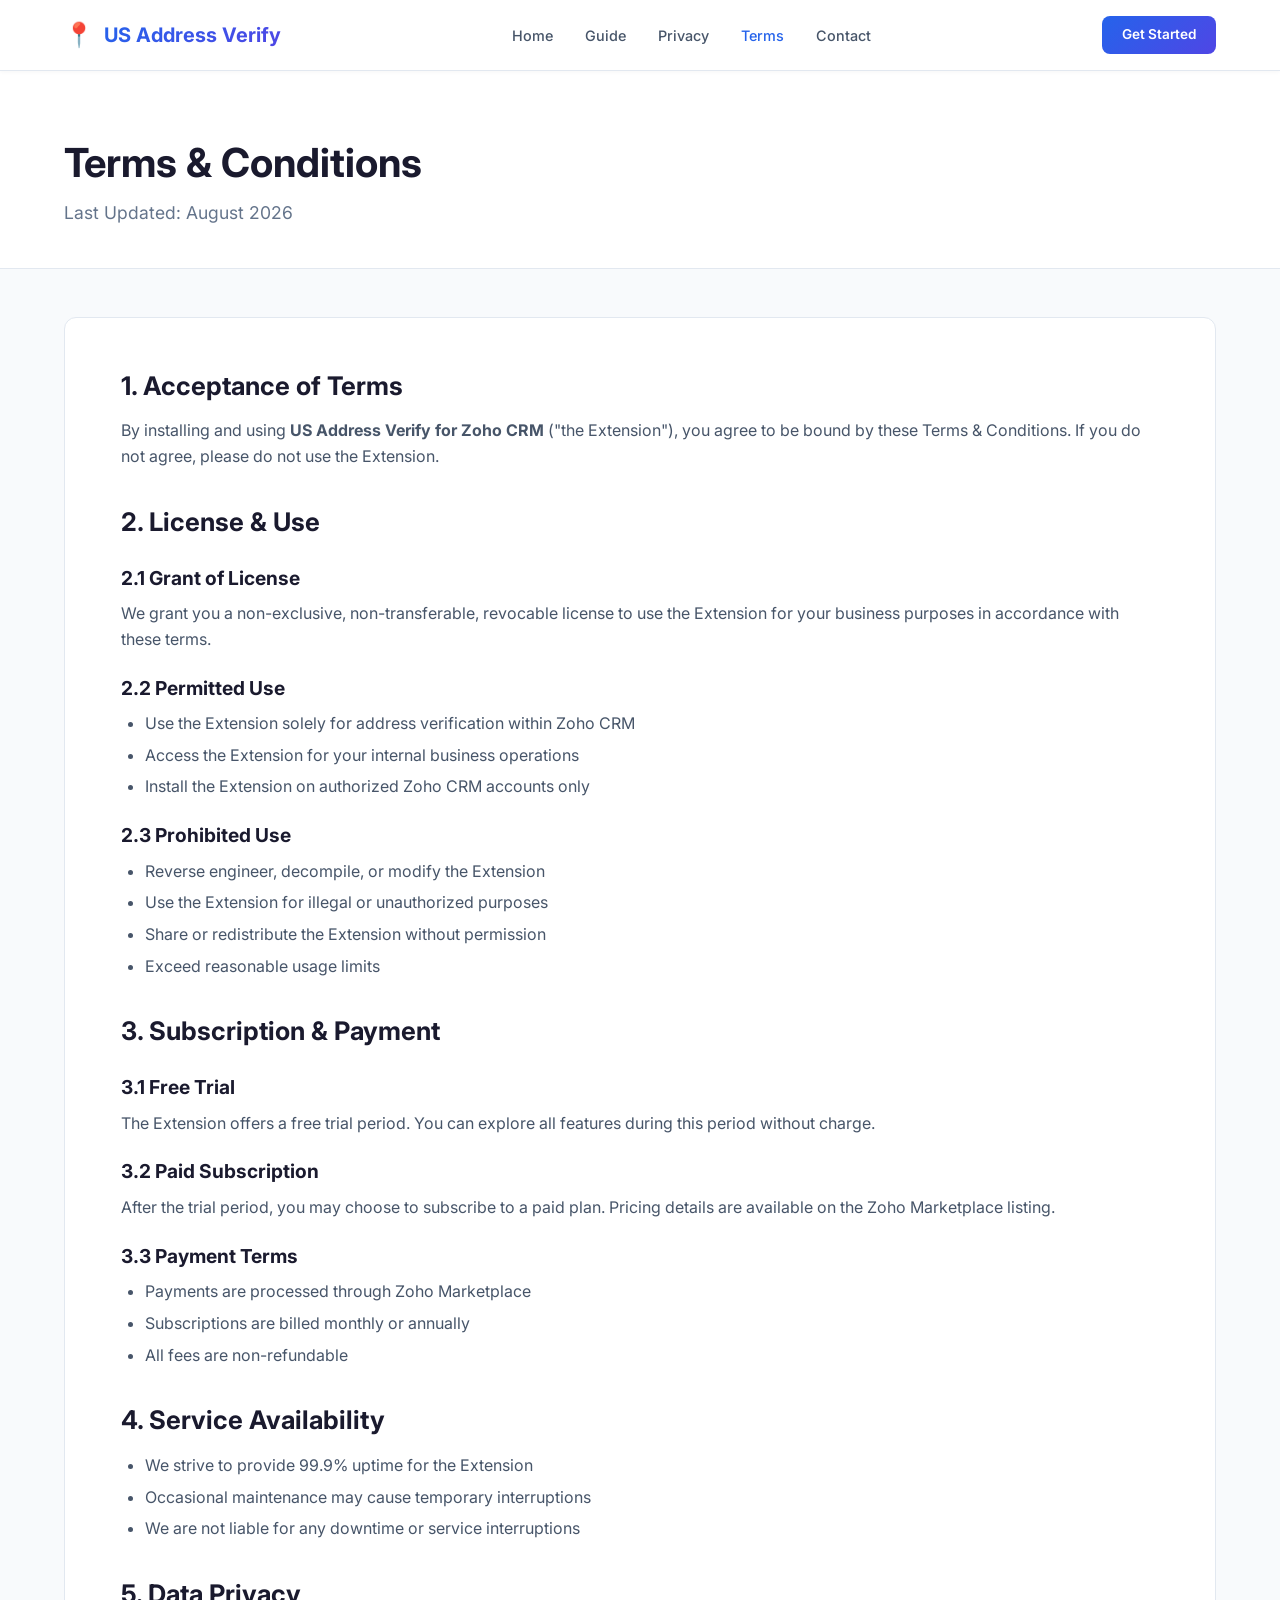
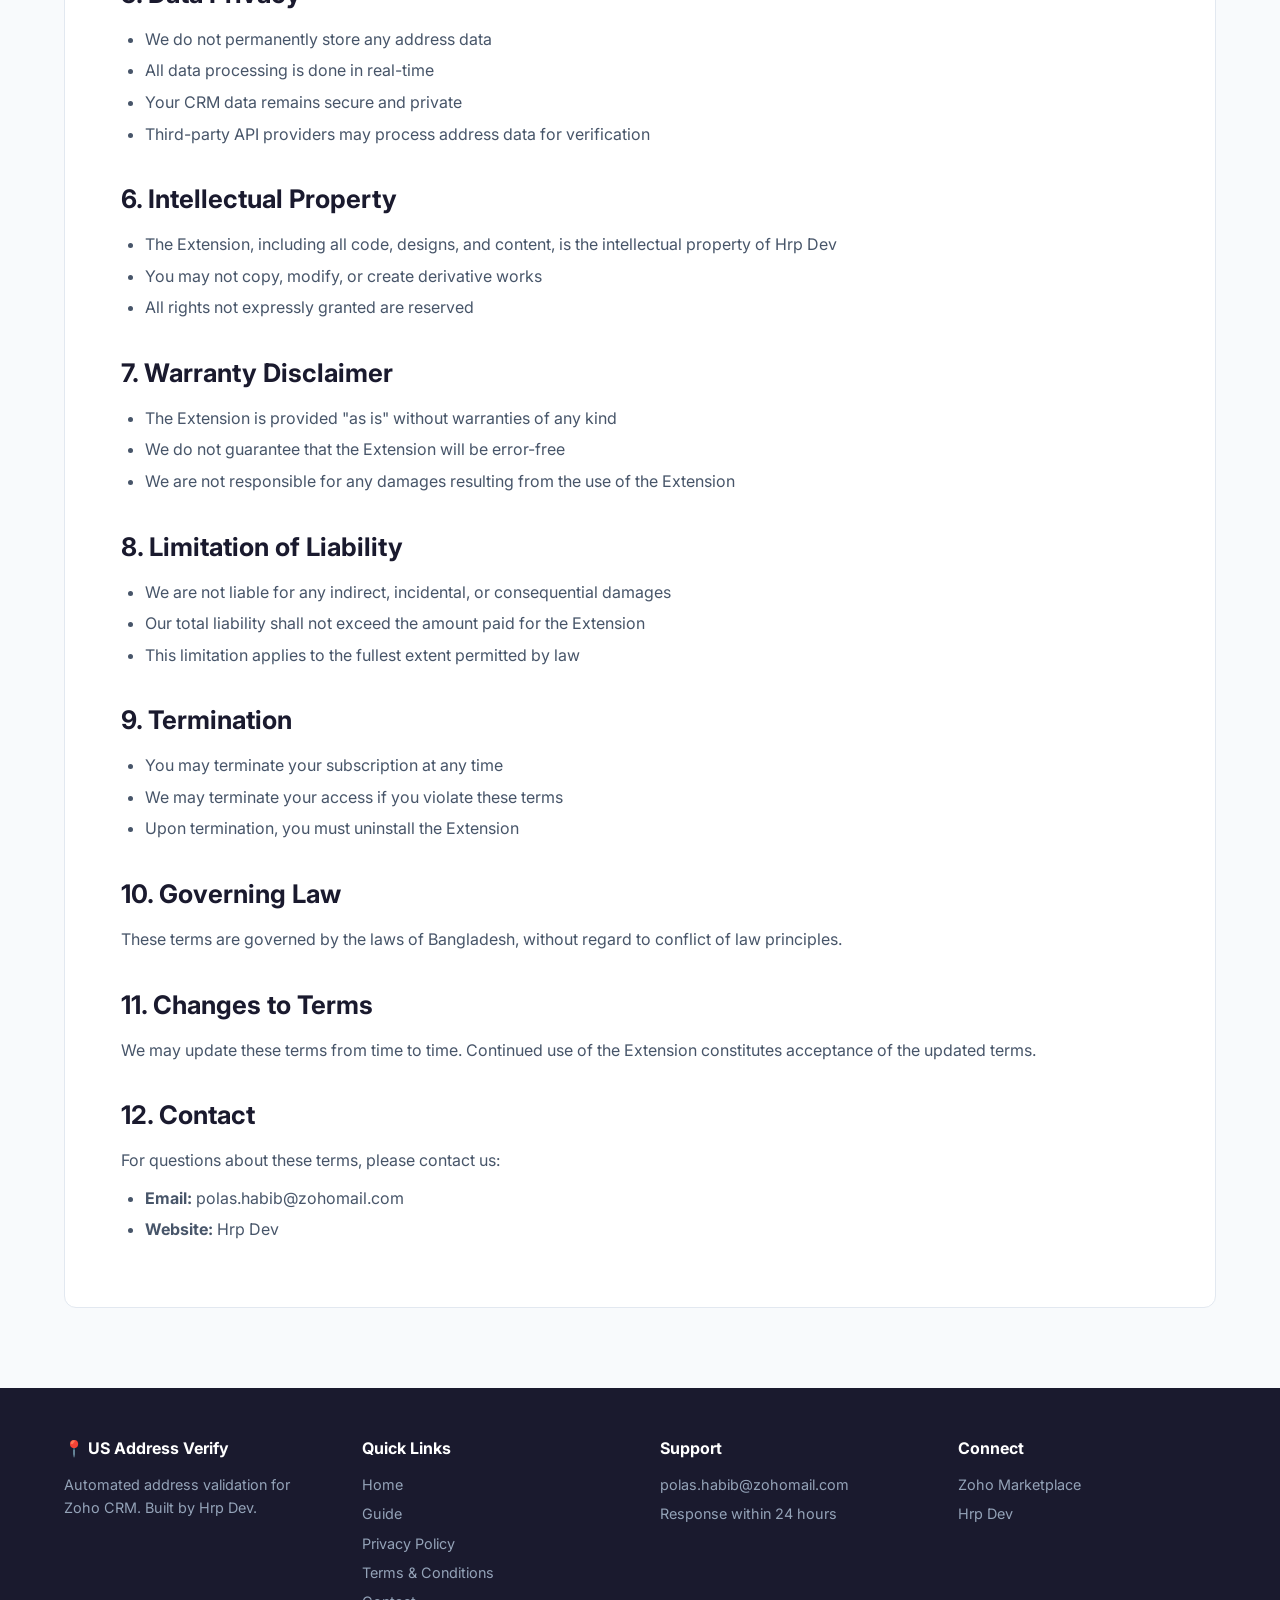
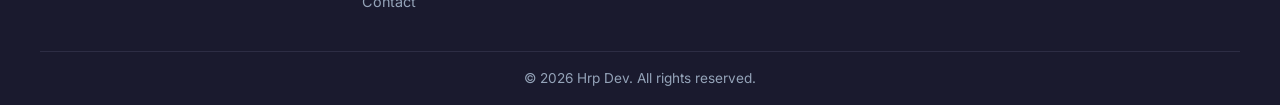
<file: terms.html>
<!DOCTYPE html>
<html lang="en">
<head>
    <meta charset="UTF-8" />
    <meta name="viewport" content="width=device-width, initial-scale=1.0"/>
    <title>Terms & Conditions – US Address Verify</title>
    <link rel="stylesheet" href="style.css" />
    <link href="https://fonts.googleapis.com/css2?family=Inter:wght@300;400;500;600;700;800&display=swap" rel="stylesheet"/>
</head>
<body>

    <!-- ===== HEADER ===== -->
    <header>
        <div class="container nav-container">
            <div class="logo">
                <span class="logo-icon">📍</span>
                <span class="logo-text">US Address Verify</span>
            </div>
            <nav>
                <a href="index.html">Home</a>
                <a href="guide.html">Guide</a>
                <a href="privacy.html">Privacy</a>
                <a href="terms.html" class="active">Terms</a>
                <a href="contact.html">Contact</a>
            </nav>
            <a href="https://marketplace.zoho.com/app/preview/crm/us-address-verify-for-zoho-crm" target="_blank" class="btn-primary btn-small">Get Started</a>
        </div>
    </header>

    <!-- ===== PAGE HEADER ===== -->
    <section class="page-header">
        <div class="container">
            <h1>Terms & Conditions</h1>
            <p>Last Updated: August 2026</p>
        </div>
    </section>

    <!-- ===== TERMS CONTENT ===== -->
    <section class="legal-content">
        <div class="container">
            <div class="legal-card">

                <h2>1. Acceptance of Terms</h2>
                <p>By installing and using <strong>US Address Verify for Zoho CRM</strong> ("the Extension"), you agree to be bound by these Terms & Conditions. If you do not agree, please do not use the Extension.</p>

                <h2>2. License & Use</h2>
                <h3>2.1 Grant of License</h3>
                <p>We grant you a non-exclusive, non-transferable, revocable license to use the Extension for your business purposes in accordance with these terms.</p>

                <h3>2.2 Permitted Use</h3>
                <ul>
                    <li>Use the Extension solely for address verification within Zoho CRM</li>
                    <li>Access the Extension for your internal business operations</li>
                    <li>Install the Extension on authorized Zoho CRM accounts only</li>
                </ul>

                <h3>2.3 Prohibited Use</h3>
                <ul>
                    <li>Reverse engineer, decompile, or modify the Extension</li>
                    <li>Use the Extension for illegal or unauthorized purposes</li>
                    <li>Share or redistribute the Extension without permission</li>
                    <li>Exceed reasonable usage limits</li>
                </ul>

                <h2>3. Subscription & Payment</h2>
                <h3>3.1 Free Trial</h3>
                <p>The Extension offers a free trial period. You can explore all features during this period without charge.</p>

                <h3>3.2 Paid Subscription</h3>
                <p>After the trial period, you may choose to subscribe to a paid plan. Pricing details are available on the Zoho Marketplace listing.</p>

                <h3>3.3 Payment Terms</h3>
                <ul>
                    <li>Payments are processed through Zoho Marketplace</li>
                    <li>Subscriptions are billed monthly or annually</li>
                    <li>All fees are non-refundable</li>
                </ul>

                <h2>4. Service Availability</h2>
                <ul>
                    <li>We strive to provide 99.9% uptime for the Extension</li>
                    <li>Occasional maintenance may cause temporary interruptions</li>
                    <li>We are not liable for any downtime or service interruptions</li>
                </ul>

                <h2>5. Data Privacy</h2>
                <ul>
                    <li>We do not permanently store any address data</li>
                    <li>All data processing is done in real-time</li>
                    <li>Your CRM data remains secure and private</li>
                    <li>Third-party API providers may process address data for verification</li>
                </ul>

                <h2>6. Intellectual Property</h2>
                <ul>
                    <li>The Extension, including all code, designs, and content, is the intellectual property of Hrp Dev</li>
                    <li>You may not copy, modify, or create derivative works</li>
                    <li>All rights not expressly granted are reserved</li>
                </ul>

                <h2>7. Warranty Disclaimer</h2>
                <ul>
                    <li>The Extension is provided "as is" without warranties of any kind</li>
                    <li>We do not guarantee that the Extension will be error-free</li>
                    <li>We are not responsible for any damages resulting from the use of the Extension</li>
                </ul>

                <h2>8. Limitation of Liability</h2>
                <ul>
                    <li>We are not liable for any indirect, incidental, or consequential damages</li>
                    <li>Our total liability shall not exceed the amount paid for the Extension</li>
                    <li>This limitation applies to the fullest extent permitted by law</li>
                </ul>

                <h2>9. Termination</h2>
                <ul>
                    <li>You may terminate your subscription at any time</li>
                    <li>We may terminate your access if you violate these terms</li>
                    <li>Upon termination, you must uninstall the Extension</li>
                </ul>

                <h2>10. Governing Law</h2>
                <p>These terms are governed by the laws of Bangladesh, without regard to conflict of law principles.</p>

                <h2>11. Changes to Terms</h2>
                <p>We may update these terms from time to time. Continued use of the Extension constitutes acceptance of the updated terms.</p>

                <h2>12. Contact</h2>
                <p>For questions about these terms, please contact us:</p>
                <ul>
                    <li><strong>Email:</strong> <a href="mailto:polas.habib@zohomail.com">polas.habib@zohomail.com</a></li>
                    <li><strong>Website:</strong> <a href="https://polashrp.github.io/hrpdev/" target="_blank">Hrp Dev</a></li>
                </ul>

            </div>
        </div>
    </section>

    <!-- ===== FOOTER ===== -->
    <footer>
        <div class="container footer-grid">
            <div class="footer-col">
                <h4>📍 US Address Verify</h4>
                <p>Automated address validation for Zoho CRM. Built by Hrp Dev.</p>
            </div>
            <div class="footer-col">
                <h4>Quick Links</h4>
                <a href="index.html">Home</a>
                <a href="guide.html">Guide</a>
                <a href="privacy.html">Privacy Policy</a>
                <a href="terms.html">Terms & Conditions</a>
                <a href="contact.html">Contact</a>
            </div>
            <div class="footer-col">
                <h4>Support</h4>
                <a href="mailto:polas.habib@zohomail.com">polas.habib@zohomail.com</a>
                <p>Response within 24 hours</p>
            </div>
            <div class="footer-col">
                <h4>Connect</h4>
                <a href="https://marketplace.zoho.com/app/preview/crm/us-address-verify-for-zoho-crm" target="_blank">Zoho Marketplace</a>
                <a href="https://polashrp.github.io/hrpdev/" target="_blank">Hrp Dev</a>
            </div>
        </div>
        <div class="footer-bottom">
            <div class="container">
                <p>&copy; 2026 Hrp Dev. All rights reserved.</p>
            </div>
        </div>
    </footer>
<script>
	window.$zoho = window.$zoho || {};
	$zoho.salesiq = $zoho.salesiq || {
		ready: function(){}
	}
</script>
<script id = "zsiqscript" src = "https://salesiq.zoho.com/widget?wc=siq30a9ef205126da6b93fd2588ee84a5615183de1289e0570247760472a3a309ed" defer >
</script>

	<script>window.$zoho=window.$zoho || {};$zoho.salesiq=$zoho.salesiq||{ready:function(){}}</script><script id="zsiqscript" src="https://salesiq.zohopublic.com/widget?wc=siq30a9ef205126da6b93fd2588ee84a5615183de1289e0570247760472a3a309ed" defer></script>

</body>
</html>
</file>
<file: style.css>
/* ===== RESET & BASE ===== */
* {
    margin: 0;
    padding: 0;
    box-sizing: border-box;
}

body {
    font-family: 'Inter', -apple-system, sans-serif;
    color: #1a1a2e;
    background: #f8fafc;
    line-height: 1.6;
}

.container {
    max-width: 1200px;
    margin: 0 auto;
    padding: 0 24px;
}

a {
    text-decoration: none;
    color: inherit;
}

/* ===== HEADER ===== */
header {
    background: #ffffff;
    border-bottom: 1px solid #e2e8f0;
    padding: 16px 0;
    position: sticky;
    top: 0;
    z-index: 100;
    box-shadow: 0 1px 4px rgba(0,0,0,0.04);
}

.nav-container {
    display: flex;
    align-items: center;
    justify-content: space-between;
}

.logo {
    display: flex;
    align-items: center;
    gap: 10px;
    font-weight: 700;
    font-size: 1.25rem;
    color: #1a1a2e;
}

.logo-icon {
    font-size: 1.5rem;
}

.logo-text {
    background: linear-gradient(135deg, #2563eb, #4f46e5);
    -webkit-background-clip: text;
    -webkit-text-fill-color: transparent;
}

nav {
    display: flex;
    gap: 32px;
    align-items: center;
}

nav a {
    font-size: 0.9rem;
    font-weight: 500;
    color: #475569;
    transition: color 0.2s;
}

nav a:hover,
nav a.active {
    color: #2563eb;
}

/* ===== BUTTONS ===== */
.btn-primary {
    background: linear-gradient(135deg, #2563eb, #4f46e5);
    color: #fff;
    padding: 12px 28px;
    border-radius: 8px;
    font-weight: 600;
    font-size: 1rem;
    border: none;
    cursor: pointer;
    transition: transform 0.2s, box-shadow 0.2s;
    display: inline-block;
}

.btn-primary:hover {
    transform: translateY(-2px);
    box-shadow: 0 8px 24px rgba(37, 99, 235, 0.3);
}

.btn-secondary {
    background: transparent;
    color: #2563eb;
    padding: 12px 28px;
    border-radius: 8px;
    font-weight: 600;
    font-size: 1rem;
    border: 2px solid #2563eb;
    cursor: pointer;
    transition: background 0.2s;
    display: inline-block;
}

.btn-secondary:hover {
    background: #eff6ff;
}

.btn-small {
    padding: 8px 20px;
    font-size: 0.85rem;
}

.btn-block {
    width: 100%;
    text-align: center;
}

/* ===== HERO ===== */
.hero {
    padding: 80px 0 60px;
    background: #ffffff;
}

.hero-grid {
    display: grid;
    grid-template-columns: 1fr 1fr;
    gap: 60px;
    align-items: center;
}

.hero-content h1 {
    font-size: 3.2rem;
    font-weight: 800;
    line-height: 1.1;
    color: #1a1a2e;
    margin-bottom: 16px;
}

.hero-content p {
    font-size: 1.2rem;
    color: #475569;
    max-width: 500px;
    margin-bottom: 32px;
}

.badge {
    display: inline-block;
    background: #dbeafe;
    color: #2563eb;
    padding: 4px 14px;
    border-radius: 20px;
    font-size: 0.8rem;
    font-weight: 600;
    margin-bottom: 16px;
}

.hero-buttons {
    display: flex;
    gap: 16px;
    flex-wrap: wrap;
    margin-bottom: 32px;
}

.hero-stats {
    display: flex;
    gap: 24px;
    color: #475569;
    font-size: 0.95rem;
}

.hero-stats span {
    display: flex;
    align-items: center;
    gap: 6px;
}

.hero-card {
    background: #ffffff;
    border-radius: 16px;
    padding: 24px;
    box-shadow: 0 8px 32px rgba(0,0,0,0.08);
    border: 1px solid #e2e8f0;
}

.card-header {
    font-weight: 700;
    font-size: 1.1rem;
    margin-bottom: 16px;
    color: #1a1a2e;
}

.card-row {
    display: flex;
    justify-content: space-between;
    padding: 8px 0;
    border-bottom: 1px solid #f1f5f9;
    font-size: 0.9rem;
}

.card-row:last-child {
    border-bottom: none;
}

.card-row span:first-child {
    color: #64748b;
}

.status-valid {
    color: #22c55e;
    font-weight: 600;
}

/* ===== FEATURES ===== */
.features {
    padding: 80px 0;
    background: #f8fafc;
}

.section-header {
    text-align: center;
    margin-bottom: 48px;
}

.section-header h2 {
    font-size: 2.2rem;
    font-weight: 700;
    margin-bottom: 8px;
}

.section-header p {
    color: #64748b;
    font-size: 1.1rem;
}

.features-grid {
    display: grid;
    grid-template-columns: repeat(3, 1fr);
    gap: 24px;
}

.feature-card {
    background: #ffffff;
    border-radius: 12px;
    padding: 28px;
    border: 1px solid #e2e8f0;
    transition: transform 0.2s, box-shadow 0.2s;
}

.feature-card:hover {
    transform: translateY(-4px);
    box-shadow: 0 8px 24px rgba(0,0,0,0.06);
}

.feature-icon {
    font-size: 2rem;
    margin-bottom: 12px;
}

.feature-card h3 {
    font-size: 1.1rem;
    margin-bottom: 8px;
}

.feature-card p {
    color: #64748b;
    font-size: 0.95rem;
}

/* ===== HOW IT WORKS ===== */
.how-it-works {
    padding: 80px 0;
    background: #ffffff;
}

.steps {
    display: grid;
    grid-template-columns: repeat(4, 1fr);
    gap: 24px;
}

.step {
    text-align: center;
}

.step-number {
    display: inline-block;
    width: 48px;
    height: 48px;
    line-height: 48px;
    border-radius: 50%;
    background: linear-gradient(135deg, #2563eb, #4f46e5);
    color: #fff;
    font-weight: 700;
    font-size: 1.1rem;
    margin-bottom: 12px;
}

.step h4 {
    font-size: 1rem;
    margin-bottom: 6px;
}

.step p {
    color: #64748b;
    font-size: 0.9rem;
}

/* ===== PAGE HEADER ===== */
.page-header {
    padding: 60px 0 40px;
    background: #ffffff;
    border-bottom: 1px solid #e2e8f0;
}

.page-header h1 {
    font-size: 2.5rem;
    font-weight: 700;
}

.page-header p {
    color: #64748b;
    font-size: 1.1rem;
    margin-top: 4px;
}

/* ===== GUIDE ===== */
.guide-content {
    padding: 48px 0 80px;
}

.guide-grid {
    display: grid;
    grid-template-columns: 280px 1fr;
    gap: 48px;
}

.guide-sidebar {
    position: sticky;
    top: 100px;
    align-self: start;
}

.guide-sidebar h4 {
    font-size: 0.8rem;
    text-transform: uppercase;
    letter-spacing: 0.5px;
    color: #94a3b8;
    margin-bottom: 12px;
}

.guide-sidebar ul {
    list-style: none;
}

.guide-sidebar ul li {
    margin-bottom: 4px;
}

.guide-sidebar ul li a {
    display: block;
    padding: 6px 12px;
    border-radius: 6px;
    font-size: 0.9rem;
    color: #475569;
    transition: background 0.2s;
}

.guide-sidebar ul li a:hover {
    background: #f1f5f9;
    color: #2563eb;
}

.guide-main h2 {
    font-size: 1.8rem;
    margin: 32px 0 12px;
    padding-top: 8px;
}

.guide-main h3 {
    font-size: 1.3rem;
    margin: 24px 0 8px;
}

.guide-main p {
    color: #475569;
    margin-bottom: 16px;
}

.guide-main table {
    width: 100%;
    border-collapse: collapse;
    margin: 16px 0 24px;
    font-size: 0.95rem;
}

.guide-main table th {
    background: #f1f5f9;
    padding: 10px 16px;
    text-align: left;
    font-weight: 600;
}

.guide-main table td {
    padding: 10px 16px;
    border-bottom: 1px solid #e2e8f0;
}

.guide-main ul,
.guide-main ol {
    padding-left: 24px;
    margin-bottom: 16px;
    color: #475569;
}

.guide-main li {
    margin-bottom: 6px;
}

.benefits-grid {
    display: grid;
    grid-template-columns: 1fr 1fr;
    gap: 16px;
    margin: 16px 0 24px;
}

.benefit {
    background: #f8fafc;
    padding: 16px 20px;
    border-radius: 8px;
    border-left: 4px solid #2563eb;
}

.benefit strong {
    display: block;
    margin-bottom: 4px;
}

.benefit p {
    font-size: 0.9rem;
    color: #64748b;
    margin: 0;
}

.faq {
    margin-bottom: 20px;
    padding-bottom: 20px;
    border-bottom: 1px solid #e2e8f0;
}

.faq:last-child {
    border-bottom: none;
}

.faq h4 {
    font-size: 1.05rem;
    margin-bottom: 4px;
}

.faq p {
    color: #64748b;
    margin: 0;
}

/* ===== LEGAL PAGES ===== */
.legal-content {
    padding: 48px 0 80px;
}

.legal-card {
    background: #ffffff;
    border-radius: 12px;
    padding: 48px 56px;
    border: 1px solid #e2e8f0;
}

.legal-card h2 {
    font-size: 1.6rem;
    margin: 32px 0 12px;
}

.legal-card h2:first-child {
    margin-top: 0;
}

.legal-card h3 {
    font-size: 1.2rem;
    margin: 20px 0 8px;
}

.legal-card p {
    color: #475569;
    margin-bottom: 12px;
}

.legal-card ul {
    padding-left: 24px;
    margin-bottom: 16px;
    color: #475569;
}

.legal-card ul li {
    margin-bottom: 6px;
}

/* ===== CONTACT ===== */
.contact-content {
    padding: 48px 0 80px;
}

.contact-grid {
    display: grid;
    grid-template-columns: 1fr 1fr;
    gap: 60px;
}

.contact-info h2 {
    font-size: 1.8rem;
    margin-bottom: 12px;
}

.contact-info > p {
    color: #64748b;
    margin-bottom: 32px;
}

.contact-details {
    display: flex;
    flex-direction: column;
    gap: 20px;
}

.contact-item {
    display: flex;
    align-items: flex-start;
    gap: 16px;
}

.contact-icon {
    font-size: 1.5rem;
    width: 40px;
    text-align: center;
}

.contact-item strong {
    display: block;
    font-size: 0.85rem;
    color: #94a3b8;
    text-transform: uppercase;
    letter-spacing: 0.3px;
}

.contact-item a {
    color: #2563eb;
    font-weight: 500;
}

.contact-item p {
    color: #475569;
    margin: 0;
}

.contact-form {
    background: #ffffff;
    padding: 40px;
    border-radius: 12px;
    border: 1px solid #e2e8f0;
}

.contact-form h2 {
    font-size: 1.5rem;
    margin-bottom: 20px;
}

.form-group {
    margin-bottom: 18px;
}

.form-group label {
    display: block;
    font-weight: 500;
    font-size: 0.9rem;
    margin-bottom: 4px;
}

.form-group input,
.form-group textarea {
    width: 100%;
    padding: 10px 14px;
    border: 1px solid #d1d5db;
    border-radius: 8px;
    font-size: 1rem;
    font-family: inherit;
    transition: border-color 0.2s;
}

.form-group input:focus,
.form-group textarea:focus {
    outline: none;
    border-color: #2563eb;
    box-shadow: 0 0 0 3px rgba(37, 99, 235, 0.1);
}

/* ===== FOOTER ===== */
footer {
    background: #1a1a2e;
    color: #94a3b8;
    padding: 48px 0 0;
}

.footer-grid {
    display: grid;
    grid-template-columns: repeat(4, 1fr);
    gap: 40px;
    padding-bottom: 32px;
    border-bottom: 1px solid #2d2d44;
}

.footer-col h4 {
    color: #ffffff;
    font-size: 1rem;
    margin-bottom: 12px;
}

.footer-col p {
    font-size: 0.9rem;
    margin-bottom: 4px;
}

.footer-col a {
    display: block;
    font-size: 0.9rem;
    margin-bottom: 6px;
    transition: color 0.2s;
}

.footer-col a:hover {
    color: #ffffff;
}

.footer-bottom {
    padding: 16px 0;
    text-align: center;
    font-size: 0.85rem;
}

.footer-bottom p {
    margin: 0;
}

/* ===== RESPONSIVE ===== */
@media (max-width: 1024px) {
    .hero-grid {
        grid-template-columns: 1fr;
        gap: 40px;
    }

    .hero-image {
        order: -1;
    }

    .features-grid {
        grid-template-columns: repeat(2, 1fr);
    }

    .footer-grid {
        grid-template-columns: repeat(2, 1fr);
    }

    .guide-grid {
        grid-template-columns: 1fr;
    }

    .guide-sidebar {
        display: none;
    }

    .contact-grid {
        grid-template-columns: 1fr;
        gap: 40px;
    }
}

@media (max-width: 768px) {
    .nav-container {
        flex-wrap: wrap;
        gap: 12px;
    }

    nav {
        gap: 16px;
        flex-wrap: wrap;
    }

    .hero-content h1 {
        font-size: 2.2rem;
    }

    .features-grid {
        grid-template-columns: 1fr;
    }

    .steps {
        grid-template-columns: 1fr 1fr;
    }

    .footer-grid {
        grid-template-columns: 1fr;
        gap: 24px;
    }

    .benefits-grid {
        grid-template-columns: 1fr;
    }

    .legal-card {
        padding: 24px;
    }

    .contact-form {
        padding: 24px;
    }

    .hero-stats {
        flex-direction: column;
        gap: 8px;
    }
}

@media (max-width: 480px) {
    .steps {
        grid-template-columns: 1fr;
    }

    .hero-buttons {
        flex-direction: column;
        width: 100%;
    }

    .hero-buttons a {
        width: 100%;
        text-align: center;
    }
}
</file>
